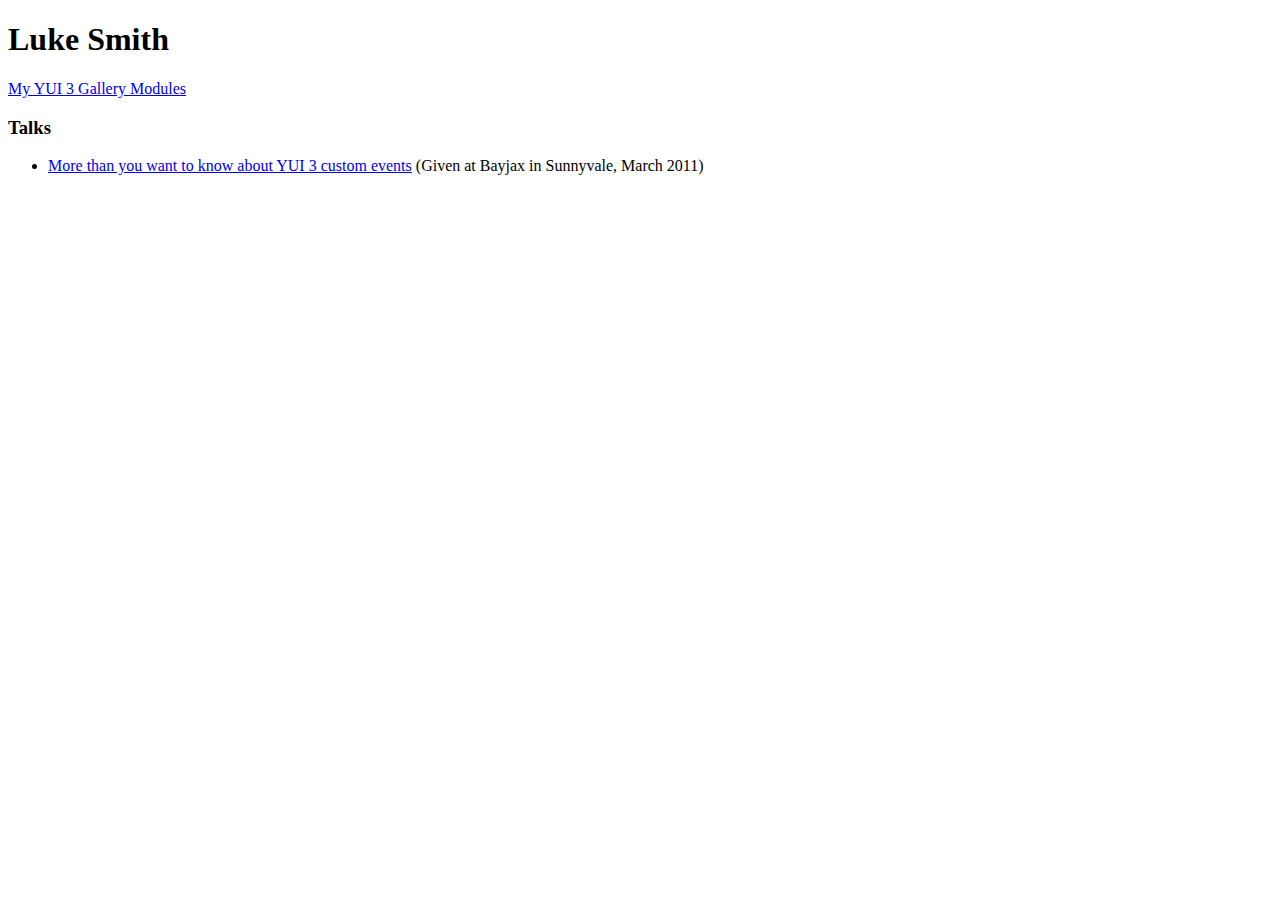
<file: index.html>
<!doctype html>
<html lang="en" dir="ltr">
<head>
    <title>Luke Smith</title>
    <meta charset="utf-8">
    <link rel="icon" type="image/x-icon" href="./favicon.ico">
</head>
<body>
<h1>Luke Smith</h1>

<a href="http://lsmith.github.com/yui3-gallery/">My YUI 3 Gallery Modules</a>

<h3>Talks</h3>
<ul>
    <li><a href="yui3-custom-events/presentation.html">More than you want to know about YUI 3 custom events</a> (Given at Bayjax in Sunnyvale, March 2011)</li>
<ul>
</body>
</html>
</file>
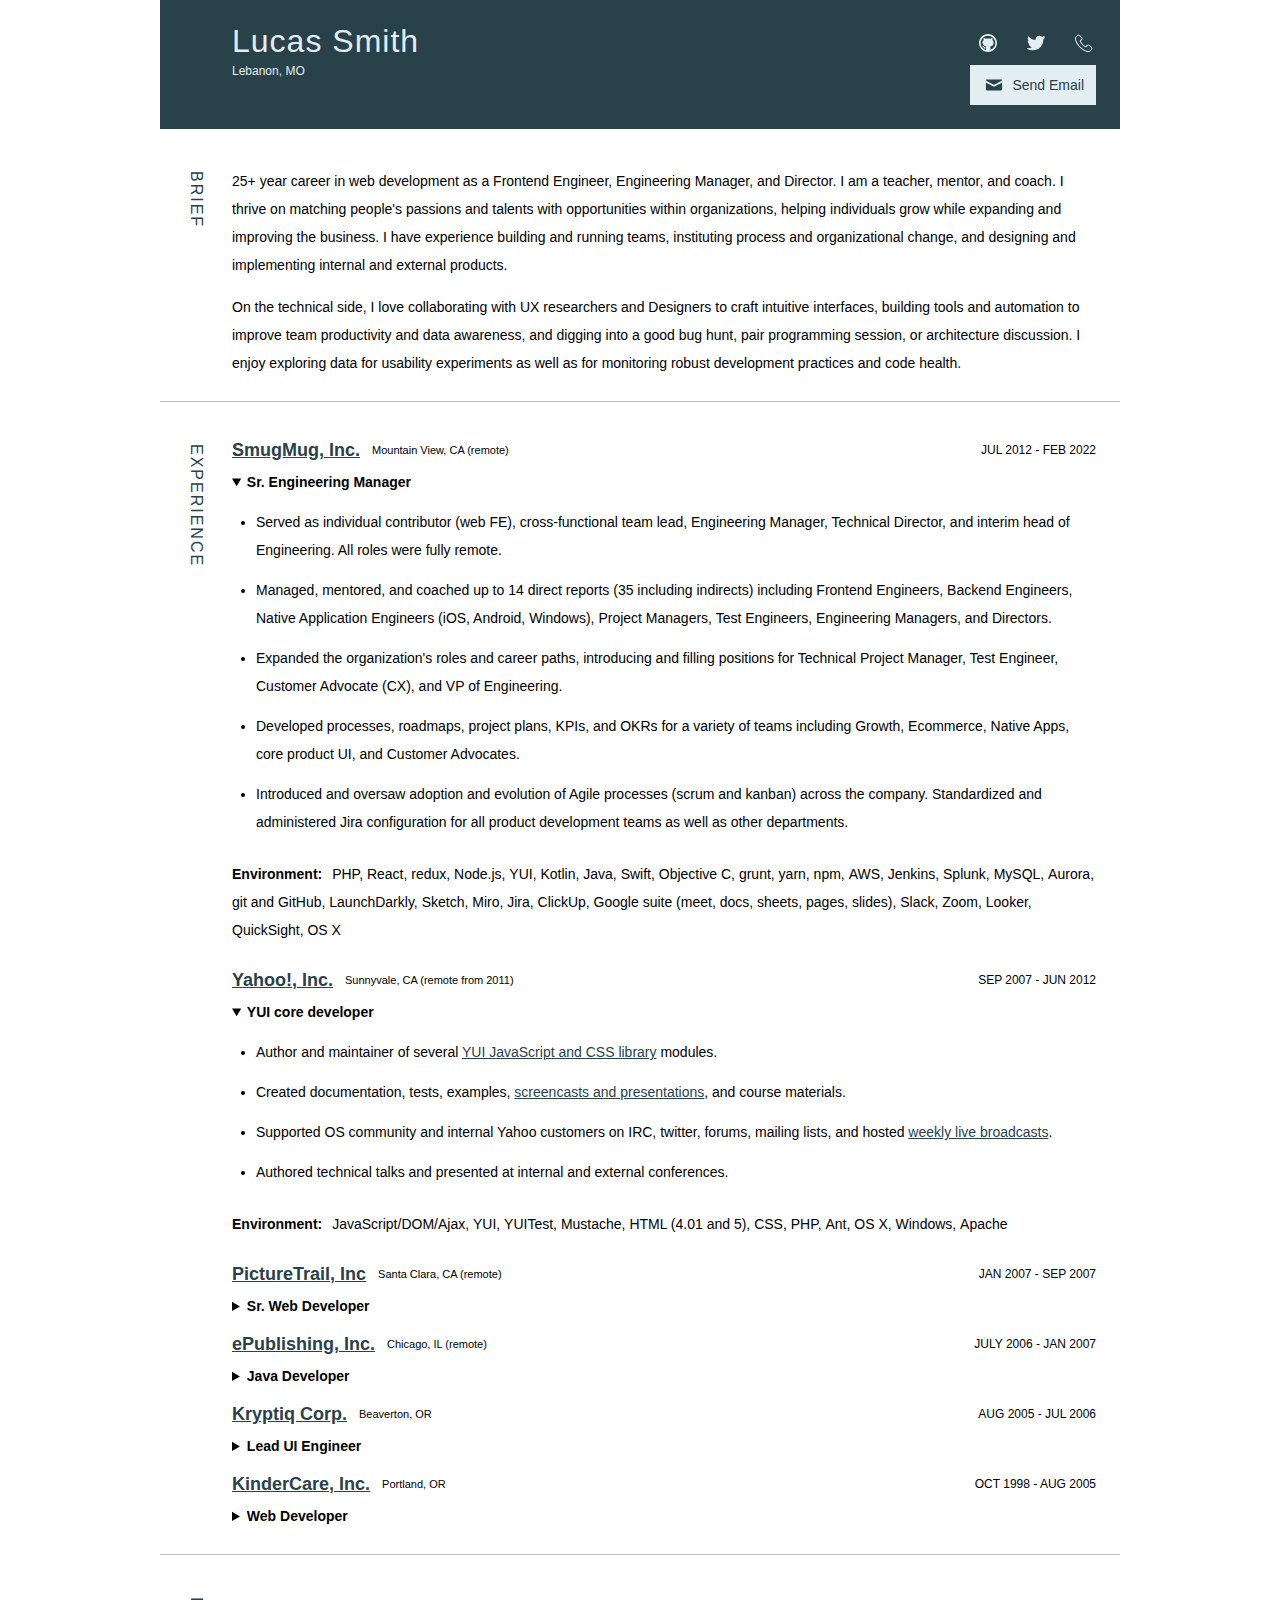
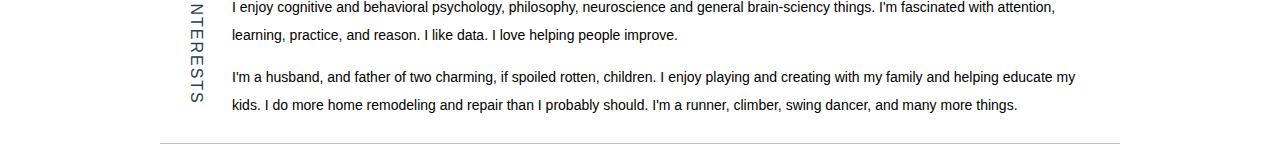
<file: resume/index.html>
<!doctype html>
<html lang="en" dir="ltr">
<head>
    <meta charset="utf-8">
    <meta name="author" content="Lucas Smith">
    <meta name="description" content="Resume of Lucas Smith">
    <meta name="viewport" content="width=device-width, initial-scale=1.0">

    <title>Lucas Smith</title>

    <link rel="icon" type="image/x-icon" href="/favicon.ico">
    <link rel="stylesheet" type="text/css" media="screen" href="css/screen.css">
    <link rel="stylesheet" type="text/css" media="print" href="css/print.css">
</head>
<body lang="en">
    <header class="vcard">
        <h1 class="fn">Lucas Smith</h1>

        <address>Lebanon, MO</address>

        <a class="github" href="https://github.com/lsmith" aria-label="GitHub">
            <svg aria-hidden>
                <use xlink:href="#icon-github" />
            </svg>
        </a>
        <a class="twitter" href="https://twitter.com/ls_n" aria-label="Twitter ls_n">
            <svg aria-hidden>
                <use xlink:href="#icon-twitter" />
            </svg>
        </a>
        <a class="tel" href="callto://+15035029520" aria-label="Phone">
            <svg aria-hidden>
                <use xlink:href="#icon-phone" />
            </svg>
        </a>

        <a class="email" href="mailto:resume@lucassmith.name" aria-label="Send Email">
            <svg aria-hidden>
                <use xlink:href="#icon-mail" />
            </svg>
        </a>
    </header>

    <main>
        <section id="brief">
            <h2>Brief</h2>

            <p>
              25+ year career in web development as a Frontend Engineer,
              Engineering Manager, and Director. I am a teacher, mentor,
              and coach. I thrive on matching people's passions and talents
              with opportunities within organizations, helping individuals
              grow while expanding and improving the business. I have
              experience building and running teams, instituting process and
              organizational change, and designing and implementing internal and
              external products.
            </p>

            <p>
              On the technical side, I love collaborating with UX researchers
              and Designers to craft intuitive interfaces, building tools and
              automation to improve team productivity and data awareness, and
              digging into a good bug hunt, pair programming session, or
              architecture discussion. I enjoy exploring data for usability
              experiments as well as for monitoring robust development practices
              and code health.
            </p>
        </section>

        <section id="experience">
            <h2>Experience</h2>

            <ol>
                <li>
                    <h3><a href="http://smugmug.com">SmugMug, Inc.</a></h3>

                    <address>Mountain View, CA (remote)</address>
                    <p class="duration"><time datetime="2012-07">Jul 2012</time> - <time datetime="2022-02">Feb 2022</time></p>

                    <details open>
                        <summary>Sr. Engineering Manager</summary>

                        <ul>
                            <li>
                                Served as individual contributor (web FE), cross-functional
                                team lead, Engineering Manager, Technical Director, and interim
                                head of Engineering. All roles were fully remote.
                            </li>
                            <li>
                                Managed, mentored, and coached up to 14 direct
                                reports (35 including indirects) including Frontend
                                Engineers, Backend Engineers, Native Application
                                Engineers (iOS, Android, Windows), Project
                                Managers, Test Engineers, Engineering Managers,
                                and Directors.
                            </li>
                            <li>
                                Expanded the organization's roles and career paths,
                                introducing and filling positions for Technical Project
                                Manager, Test Engineer, Customer Advocate (CX), and
                                VP of Engineering.
                            </li>
                            <li>
                                Developed processes, roadmaps, project plans,
                                KPIs, and OKRs for a variety of teams including Growth,
                                Ecommerce, Native Apps, core product UI, and Customer
                                Advocates.
                            </li>
                            <li>
                                Introduced and oversaw adoption and evolution of
                                Agile processes (scrum and kanban) across the company.
                                Standardized and administered Jira configuration for
                                all product development teams as well as other departments.
                            </li>
                        </ul>

                        <!--h5>Sr. Engineering Manager</h5>
                        <p class="duration"><time datetime="2019-06">Jun 2019</time> - present</p>

                        <ul>
                            <li>
                                Managed and led in turn a core product team,
                                a growth team, and a native apps team.
                            </li>
                            <li>
                                Created a new Customer Advocate role on
                                product development teams. These embedded
                                support specialists help manage and prioritize
                                the team's bug and feature request backlogs and
                                represent customers in design and planning
                                discussions.
                            </li>
                            <li>
                                Drafted roadmaps for technology, people, process
                                improvements, and product initiatives
                            </li>
                            <li>
                                Collaborated with Product and Engineering partners
                                to draft business and operational OKRs and KPIs for
                                multiple teams
                            </li>
                            <li>
                                Helped define standard IC leveling guides for all
                                of Engineering
                            </li>
                        </ul>

                        <h5>Technical Director, Team Lead</h5>
                        <p class="duration"><time datetime="2018-11">Nov 2018</time> - <time datetime="2019-06">Jun 2019</time></p>

                        <ul>
                            <li>Led cross-functional product team of 7</li>
                            <li>Ran Agile sprint ceremonies (demos, retros, grooming, planning)</li>
                            <li>Did hands on product development with React, redux, YUI, CSS/Less</li>
                            <li>Led automated testing guild</li>
                            <li>Coached and trained QA manual testers in automated black box testing with nightwatch.js</li>
                            <li>Authored and review technical briefs and pull requests</li>
                            <li>Developed and iterated Engineering processes</li>
                            <li>Interviewed candidates for various engineering roles</li>
                        </ul>

                        <h5>Engineering Director, Technical Director, Engineering Process Manager</h5>
                        <p class="duration"><time datetime="2017-01">Jan 2017</time> - <time datetime="2018-11">Nov 2018</time></p>

                        <ul>
                            <li>Oversaw adoption and refinements of Agile and scrum processes on 4 teams</li>
                            <li>Managed, coached, and mentored 9 direct reports across multiple teams</li>
                            <li>Handled hiring and onboarding for several positions</li>
                            <li>Formalized private bug bounty policy using HackerOne</li>
                            <li>Authored engineering policies and process documentation</li>
                            <li>Created Interfaces for GDPR compliance processes in React and redux</li>
                        </ul>

                        <h5>Director of Engineering, interim</h5>
                        <p class="duration"><time datetime="2016-05">May 2016</time> - <time datetime="2017-01">Jan 2017</time></p>

                        <ul>
                            <li>Operated as head of Engineering, reporting to CEO</li>
                            <li>Managed 14 direct reports, including developers, managers, directors, and others</li>
                            <li>Managed salaries, bonuses, and budgets</li>
                            <li>Handled hiring, termination, and onboarding for various roles</li>
                            <li>Opened and filled first Project Manager position at the company</li>
                            <li>Opened and filled first Automation Test Engineer position</li>
                            <li>Opened and filled first VP of Engineering position (who would be my boss)</li>
                            <li>Introduced Agile and scrum processes to leads, implemented on 1 team</li>
                            <li>Coordinated creation of an internal site for API docs, style guides, "All About X", and process documentation</li>
                            <li>Enabled and supported tech debt cleanup initiative that resulted in over 200k lines of deprecated code removed</li>
                            <li>Coached, advised, and supported team leads, guild leaders, and individual contributors</li>
                            <li>Created an Engineering on-call rotation for live urgent issues</li>
                        </ul>

                        <h5>Engineering Manager - Web Frontend</h5>
                        <p class="duration"><time datetime="2016-02">Feb 2016</time> - <time datetime="2016-05">May 2016</time></p>

                        <ul>
                            <li>Managed, coached, supported 10 developers across multiple teams</li>
                            <li>Managed salaries, bonuses, training budget, team staffing</li>
                            <li>Identified and developed individuals' talents, and coordinated collaboration and knowledge sharing across all frontenders</li>
                            <li>Contributed, albeit limited, in product and frontend infrastructure development</li>
                            <li>Led the Frontend (Web) guild</li>
                            <li>Handled hiring and onboarding for Frontend and Marketing web developer positions</li>
                            <li>Introduced regular pair programming and automated test authoring into the development culture</li>
                        </ul>

                        <h5>Sorcerer (Sr. Web Developer)</h5>
                        <p class="duration"><time datetime="2012-07">Jul 2012</time> - <time datetime="2016-02">Feb 2016</time></p>

                        <ul>
                            <li>Improved core YUI and homegrown JS infrastructure</li>
                            <li>Continued as core committer and community liaison for YUI</li>
                            <li>Authored and presented technical talks internally and at YUI Conf</li>
                            <li>Mentored junior frontend developers</li>
                            <li>Improved accessibility and unit test coverage for several core components</li>
                            <li>Created flexible, testable XHR/ajax abstraction layer</li>
                            <li>Created JS wrapper for new GraphQL-like API</li>
                            <li>Created new Add to Cart interface in React</li>
                        </ul-->

                        <h4>Environment</h4>
                        <ul class="inline">
                            <li>PHP</li>
                            <li>React</li>
                            <li>redux</li>
                            <li>Node.js</li>
                            <li>YUI</li>
                            <li>Kotlin</li>
                            <li>Java</li>
                            <li>Swift</li>
                            <li>Objective C</li>
                            <li>grunt</li>
                            <li>yarn</li>
                            <li>npm</li>
                            <li>AWS</li>
                            <li>Jenkins</li>
                            <li>Splunk</li>
                            <li>MySQL</li>
                            <li>Aurora</li>
                            <li>git and GitHub</li>
                            <li>LaunchDarkly</li>
                            <li>Sketch</li>
                            <li>Miro</li>
                            <li>Jira</li>
                            <li>ClickUp</li>
                            <li>Google suite (meet, docs, sheets, pages, slides)</li>
                            <li>Slack</li>
                            <li>Zoom</li>
                            <li>Looker</li>
                            <li>QuickSight</li>
                            <li>OS X</li>
                        </ul>
                    </details>
                </li>

                <li>
                    <h3><a href="http://yahoo.com">Yahoo!, Inc.</a></h3>

                    <address>Sunnyvale, CA (remote from 2011)</address>
                    <p class="duration"><time datetime="2007-09">Sep 2007</time> - <time datetime="2012-07">Jun 2012</time></p>

                    <details open>
                        <summary>YUI core developer</summary>

                        <ul>
                            <li>
                                Author and maintainer of several
                                <a href="https://yuilibrary.com">YUI JavaScript and CSS library</a>
                                modules.
                            </li>
                            <li>
                                Created documentation, tests, examples,
                                <a href="https://www.youtube.com/user/yuilibrary/playlists">screencasts and presentations</a>,
                                and course materials.
                            </li>
                            <li>
                                Supported OS community and internal Yahoo customers
                                on IRC, twitter, forums, mailing lists, and hosted
                                <a href="https://www.youtube.com/playlist?list=PL29854C3883AA8170">weekly live broadcasts</a>.
                            </li>
                            <li>
                                Authored technical talks and presented at internal
                                and external conferences.
                            </li>
                        </ul>

                        <!--ul class="accomplishments">
                            <li>You Rock! award Q3 2009 for work done to make YUI 2 <a href="http://en.wikipedia.org/wiki/Caja_(programming_language)">Google Caja</a> compatible</li>
                            <li>Highest rated presentation at YUI Conf both 2009 and 2010</li>
                        </ul-->

                        <h4>Environment</h4>

                        <ul class="inline">
                            <li>JavaScript/DOM/Ajax</li>
                            <li>YUI</li>
                            <li>YUITest</li>
                            <li>Mustache</li>
                            <li>HTML (4.01 and 5)</li>
                            <li>CSS</li>
                            <li>PHP</li>
                            <li>Ant</li>
                            <li>OS X</li>
                            <li>Windows</li>
                            <li>Apache</li>
                        </ul>
                    </details>
                </li>

                <li>
                    <h3><a href="http://www.picturetrail.com">PictureTrail, Inc</a></h3>

                    <address>Santa Clara, CA (remote)</address>
                    <p class="duration"><time datetime="2007-01-01">Jan 2007</time> - <time datetime="2007-09-18">Sep 2007</time></p>
 
                    <details>
                        <summary>Sr. Web Developer</summary>

                        <ul>
                            <li>
                                Designed wireframes and mockups, performed
                                design reviews.
                            </li>
                            <li>
                                Wrote HTML templates, CSS, and JavaScript.
                            </li>
                            <li>
                                Wrote server controller and model code.
                            </li>
                        </ul>

                        <h4>Environment</h4>

                        <ul class="inline">
                            <li>JavaScript</li>
                            <li>YUI</li>
                            <li>XHTML</li>
                            <li>CSS</li>
                            <li>Perl + Catalyst</li>
                            <li>Linux</li>
                            <li>FreeBSD</li>
                            <li>Apache</li>
                            <li>MySQL</li>
                            <li>OS X</li>
                        </ul>
                    </details>
                </li>

                <li>
                    <h3><a href="http://epublishing.com">ePublishing, Inc.</a></h3>

                    <address>Chicago, IL (remote)</address>
                    <p class="duration"><time datetime="2006-07-01">July 2006</time> - <time datetime="2007-01-01">Jan 2007</time></p>

                    <details>
                        <summary>Java Developer</summary>

                        <ul>
                            <li>
                                Wrote Java for contracted client content
                                publishing sites.
                            </li>
                            <li>
                                Hardened some infrastructure code against
                                edge cases and introduced some design
                                patterns.
                            </li>
                        </ul>

                        <h4>Environment</h4>

                        <ul class="inline">
                            <li>Java</li>
                            <li>Perl</li>
                            <li>Linux</li>
                            <li>MySQL</li>
                            <li>OS X</li>
                        </ul>
                    </details>
                </li>

                <li>
                    <h3><a href="http://www.kryptiq.com/">Kryptiq Corp.</a></h3>

                    <address>Beaverton, OR</address>
                    <p class="duration"><time datetime="2005-08-01">Aug 2005</time> - <time datetime="2006-07-01">Jul 2006</time></p>

                    <details>
                        <summary>Lead UI Engineer</summary>

                        <ul>
                            <li>
                                Wrote some Java but mostly JavaScript, HTML,
                                and CSS for IE-based CMS.
                            </li>
                            <li>
                                Championed and initiated transition from
                                &lt;table&gt;-based layout to semantic
                                markup.
                            </li>
                            <li>
                                Introduced Design Up Front process.
                            </li>
                        </ul>

                        <h4>Environment</h4>

                        <ul class="inline">
                            <li>HTML</li>
                            <li>CSS</li>
                            <li>JavaScript/Ajax</li>
                            <li>XSLT</li>
                            <li>Java</li>
                            <li>Windows</li>
                            <li>IIS</li>
                            <li>Tomcat</li>
                            <li>MySQL</li>
                            <li>MS SQL Server</li>
                        </ul>
                    </details>
                </li>

                <li>
                    <h3><a href="http://www.knowledgelearning.com/">KinderCare, Inc.</a></h3>

                    <address>Portland, OR</address>
                    <p class="duration"><time datetime="1998-10-01">Oct 1998</time> - <time datetime="2005-08-01">Aug 2005</time></p>

                    <details>
                        <summary>Web Developer</summary>

                        <ul>
                            <li>
                                Full stack intranet application development,
                                including UI design, markup, JavaScript, PHP
                                and Perl, and database schema design.
                            </li>
                            <li>
                                Maintained Lawson account management system in COBOL.
                            </li>
                        </ul>

                        <h4>Environment</h4>

                        <ul class="inline">
                            <li>Perl</li>
                            <li>PHP</li>
                            <li>COBOL</li>
                            <li>VBA in Excel</li>
                            <li>HTML and XHTML</li>
                            <li>JavaScript</li>
                            <li>CSS (during its infancy)</li>
                            <li>Shell scripting</li>
                            <li>Sun Solaris</li>
                            <li>Linux</li>
                            <li>Windows</li>
                            <li>Netscape 4.7</li>
                            <li>Apache (+mod_perl)</li>
                            <li>Tomcat</li>
                            <li>MySQL</li>
                            <li>MS SQL Server</li>
                            <li>Oracle</li>
                            <li>Postgres</li>
                            <li>Informix</li>
                        </ul>
                    </details>
                </li>
            </ol>
        </section>
                
        <section id="interests">
            <h2>Interests</h2>

            <p>
                I enjoy cognitive and behavioral psychology, philosophy,
                neuroscience and general brain-sciency things. I'm fascinated
                with attention, learning, practice, and reason. I like data.
                I love helping people improve.
            </p>
            <p>
                I'm a husband, and father of two charming, if spoiled rotten,
                children. I enjoy playing and creating with my family and
                helping educate my kids. I do more home remodeling and repair
                than I probably should. I'm a runner, climber, swing dancer,
                and many more things.
            </p>
        </section>
    </main>

    <svg aria-hidden="true" style="position: absolute; width: 0; height: 0;" version="1.1" xmlns="http://www.w3.org/2000/svg" xmlns:xlink="http://www.w3.org/1999/xlink">
        <defs>
            <symbol id="icon-github" width="100%" height="100%" viewBox="0 0 291.32 291.32">
                <title>GitHub</title>
                <path d="M145.66,0C65.219,0,0,65.219,0,145.66c0,80.45,65.219,145.66,145.66,145.66
                    s145.66-65.21,145.66-145.66C291.319,65.219,226.1,0,145.66,0z M186.462,256.625c-0.838-11.398-1.775-25.518-1.83-31.235
                    c-0.364-4.388-0.838-15.549-11.434-22.677c42.068-3.523,62.087-26.774,63.526-57.499c1.202-17.497-5.754-32.883-18.107-45.3
                    c0.628-13.282-0.401-29.023-1.256-35.941c-9.486-2.731-31.608,8.949-37.79,13.947c-13.037-5.062-44.945-6.837-64.336,0
                    c-13.747-9.668-29.396-15.64-37.926-13.974c-7.875,17.452-2.813,33.948-1.275,35.914c-10.142,9.268-24.289,20.675-20.447,44.572
                    c6.163,35.04,30.816,53.94,70.508,58.564c-8.466,1.73-9.896,8.048-10.606,10.788c-26.656,10.997-34.275-6.791-37.644-11.425
                    c-11.188-13.847-21.23-9.832-21.849-9.614c-0.601,0.218-1.056,1.092-0.992,1.511c0.564,2.986,6.655,6.018,6.955,6.263
                    c8.257,6.154,11.316,17.27,13.2,20.438c11.844,19.473,39.374,11.398,39.638,11.562c0.018,1.702-0.191,16.032-0.355,27.184
                    C64.245,245.992,27.311,200.2,27.311,145.66c0-65.365,52.984-118.348,118.348-118.348S264.008,80.295,264.008,145.66
                    C264.008,196.668,231.69,239.992,186.462,256.625z"/>
            </symbol>
            <symbol id="icon-twitter" width="100%" height="100%" viewBox="0 0 310 310">
                <title>Twitter</title>
                <path d="M302.973,57.388c-4.87,2.16-9.877,3.983-14.993,5.463c6.057-6.85,10.675-14.91,13.494-23.73
                    c0.632-1.977-0.023-4.141-1.648-5.434c-1.623-1.294-3.878-1.449-5.665-0.39c-10.865,6.444-22.587,11.075-34.878,13.783
                    c-12.381-12.098-29.197-18.983-46.581-18.983c-36.695,0-66.549,29.853-66.549,66.547c0,2.89,0.183,5.764,0.545,8.598
                    C101.163,99.244,58.83,76.863,29.76,41.204c-1.036-1.271-2.632-1.956-4.266-1.825c-1.635,0.128-3.104,1.05-3.93,2.467
                    c-5.896,10.117-9.013,21.688-9.013,33.461c0,16.035,5.725,31.249,15.838,43.137c-3.075-1.065-6.059-2.396-8.907-3.977
                    c-1.529-0.851-3.395-0.838-4.914,0.033c-1.52,0.871-2.473,2.473-2.513,4.224c-0.007,0.295-0.007,0.59-0.007,0.889
                    c0,23.935,12.882,45.484,32.577,57.229c-1.692-0.169-3.383-0.414-5.063-0.735c-1.732-0.331-3.513,0.276-4.681,1.597
                    c-1.17,1.32-1.557,3.16-1.018,4.84c7.29,22.76,26.059,39.501,48.749,44.605c-18.819,11.787-40.34,17.961-62.932,17.961
                    c-4.714,0-9.455-0.277-14.095-0.826c-2.305-0.274-4.509,1.087-5.294,3.279c-0.785,2.193,0.047,4.638,2.008,5.895
                    c29.023,18.609,62.582,28.445,97.047,28.445c67.754,0,110.139-31.95,133.764-58.753c29.46-33.421,46.356-77.658,46.356-121.367
                    c0-1.826-0.028-3.67-0.084-5.508c11.623-8.757,21.63-19.355,29.773-31.536c1.237-1.85,1.103-4.295-0.33-5.998
                    C307.394,57.037,305.009,56.486,302.973,57.388z"/>
            </symbol>
            <symbol id="icon-phone" width="100%" height="100%" viewBox="0 0 492.4 492.4">
                <title>Phone</title>
                <path d="M365.717,492.4c24.6,0,44.4-8.5,60.5-26c0.1-0.1,0.3-0.3,0.4-0.4c5.7-6.9,12.2-13.1,19-19.7c4.6-4.5,9.4-9.1,13.9-13.8
                    c21.1-22,21-49.9-0.2-71.2l-59.3-59.3c-10.1-10.5-22.2-16.1-34.9-16.1c-12.7,0-24.8,5.5-35.2,15.9l-35.3,35.3
                    c-3.2-1.9-6.5-3.5-9.7-5.1c-3.9-2-7.6-3.8-10.9-5.9c-32.2-20.4-61.4-47.1-89.3-81.4c-14.1-17.8-23.5-32.8-30.1-48.1
                    c9.2-8.4,17.9-17.1,26.2-25.6c3-3.1,6-6.1,9.1-9.2c10.7-10.7,16.4-23.1,16.4-35.7s-5.7-24.9-16.4-35.7l-29.4-29.4
                    c-3.4-3.4-6.8-6.8-10.1-10.2c-6.5-6.7-13.3-13.6-20-19.8c-10.1-10.1-22.1-15.4-34.7-15.4s-24.7,5.3-35.2,15.4l-37,36.9
                    c-13.4,13.4-21,29.8-22.7,48.7c-1.9,23.6,2.4,48.7,13.7,79.1c17.3,46.9,43.4,90.4,82.1,136.9c47,56.2,103.6,100.5,168.2,131.7
                    c24.6,11.7,57.5,25.4,94.1,27.8C361.217,492.3,363.517,492.4,365.717,492.4z M115.417,316.9c-36.8-44.3-61.6-85.6-77.9-129.8
                    c-10.1-27.2-13.9-48.4-12.3-68.5c1.1-13.1,6.2-24.1,15.6-33.4l36.7-36.7c5.7-5.5,12-8.4,18.1-8.4c6,0,12,2.8,17.7,8.5
                    c6.6,6.2,12.9,12.6,19.5,19.4c3.4,3.5,6.8,7,10.3,10.4l29.4,29.4c6.1,6.1,9.2,12.3,9.2,18.3s-3.1,12.2-9.2,18.3
                    c-3.1,3.1-6.2,6.2-9.2,9.3c-9.1,9.3-17.8,18-27.2,26.5c-0.2,0.2-0.3,0.3-0.5,0.5c-8.2,8.2-7,16.1-5,22.1c0.1,0.3,0.2,0.5,0.3,0.8
                    c7.6,18.3,18.2,35.7,34.6,56.4c29.7,36.5,60.8,64.9,95.2,86.7c4.3,2.7,8.7,5,13.1,7.1c3.9,2,7.6,3.8,10.9,5.9
                    c0.4,0.2,0.7,0.4,1.1,0.6c3.3,1.6,6.4,2.4,9.6,2.4c8,0,13.1-5.1,14.8-6.8l36.9-36.9c5.7-5.7,11.9-8.7,17.9-8.7
                    c7.5,0,13.5,4.6,17.4,8.7l59.5,59.5c11.8,11.8,11.7,24.5-0.3,37c-4.2,4.4-8.5,8.6-13.1,13.1c-6.9,6.7-14.1,13.6-20.6,21.4
                    c-11.3,12.2-24.8,17.9-42.3,17.9c-1.7,0-3.5-0.1-5.2-0.2c-32.4-2.1-62.5-14.7-85-25.5C214.117,412.6,160.217,370.4,115.417,316.9z
                    "/>
            </symbol>
            <symbol id="icon-mail" width="100%" height="100%" viewBox="0 0 20 20">
                <title>Mail</title>
                <path d="M1.574 5.286l7.5 4.03c.252.135.578.198.906.198.328 0 .654-.064.906-.2l7.5-4.028c.49-.263.95-1.286.054-1.286H1.52c-.896 0-.434 1.023.054 1.286zm17.04 2.203c-.556.288-7.388 3.848-7.728 4.026s-.578.2-.906.2-.566-.022-.906-.2-7.133-3.74-7.688-4.028c-.39-.204-.386.035-.386.22V15c0 .42.566 1 1 1h16c.434 0 1-.58 1-1V7.708c0-.184.004-.423-.387-.22z"/>
            </symbol>
        </defs>
    </svg>
    <script>
        // Listen for print events to open all <details> elements.
        // Restore them after printing is done.

        // Live DOM node list
        let detailsEls = document.getElementsByTagName('details');

        const setDetailsOpen = (isOpen = []) => {
            Array.from(detailsEls).forEach((el, i) => {
                if (isOpen[i]) {
                    el.setAttribute('open', 'open');
                } else {
                    el.removeAttribute('open');
                }
            });
        };

        const openAllDetails = () => {
            setDetailsOpen(new Array(detailsEls.length).fill(true));
        };

        if ('onbeforeprint' in window) {
            let openDetails;

            window.addEventListener('beforeprint', () => {
                openDetails = Array.from(detailsEls).map((el) => !!el.open);
                openAllDetails();
            });
            window.addEventListener('afterprint', () => {
                setDetailsOpen(openDetails);
            });
        } else if (window.matchMedia) {
            // Partial workaround for missing print events using media queries.
            // Sadly, non-compliant browsers (just safari at the time of
            // writing) don't offer a polyfill for afterprint, so details are
            // left open.
            let printMediaQuery = window.matchMedia('print');
            printMediaQuery.addListener(({ matches }) => {
                if (matches) {
                    openAllDetails();
                }
            });
        }
    </script>
</body>
</html>
</file>
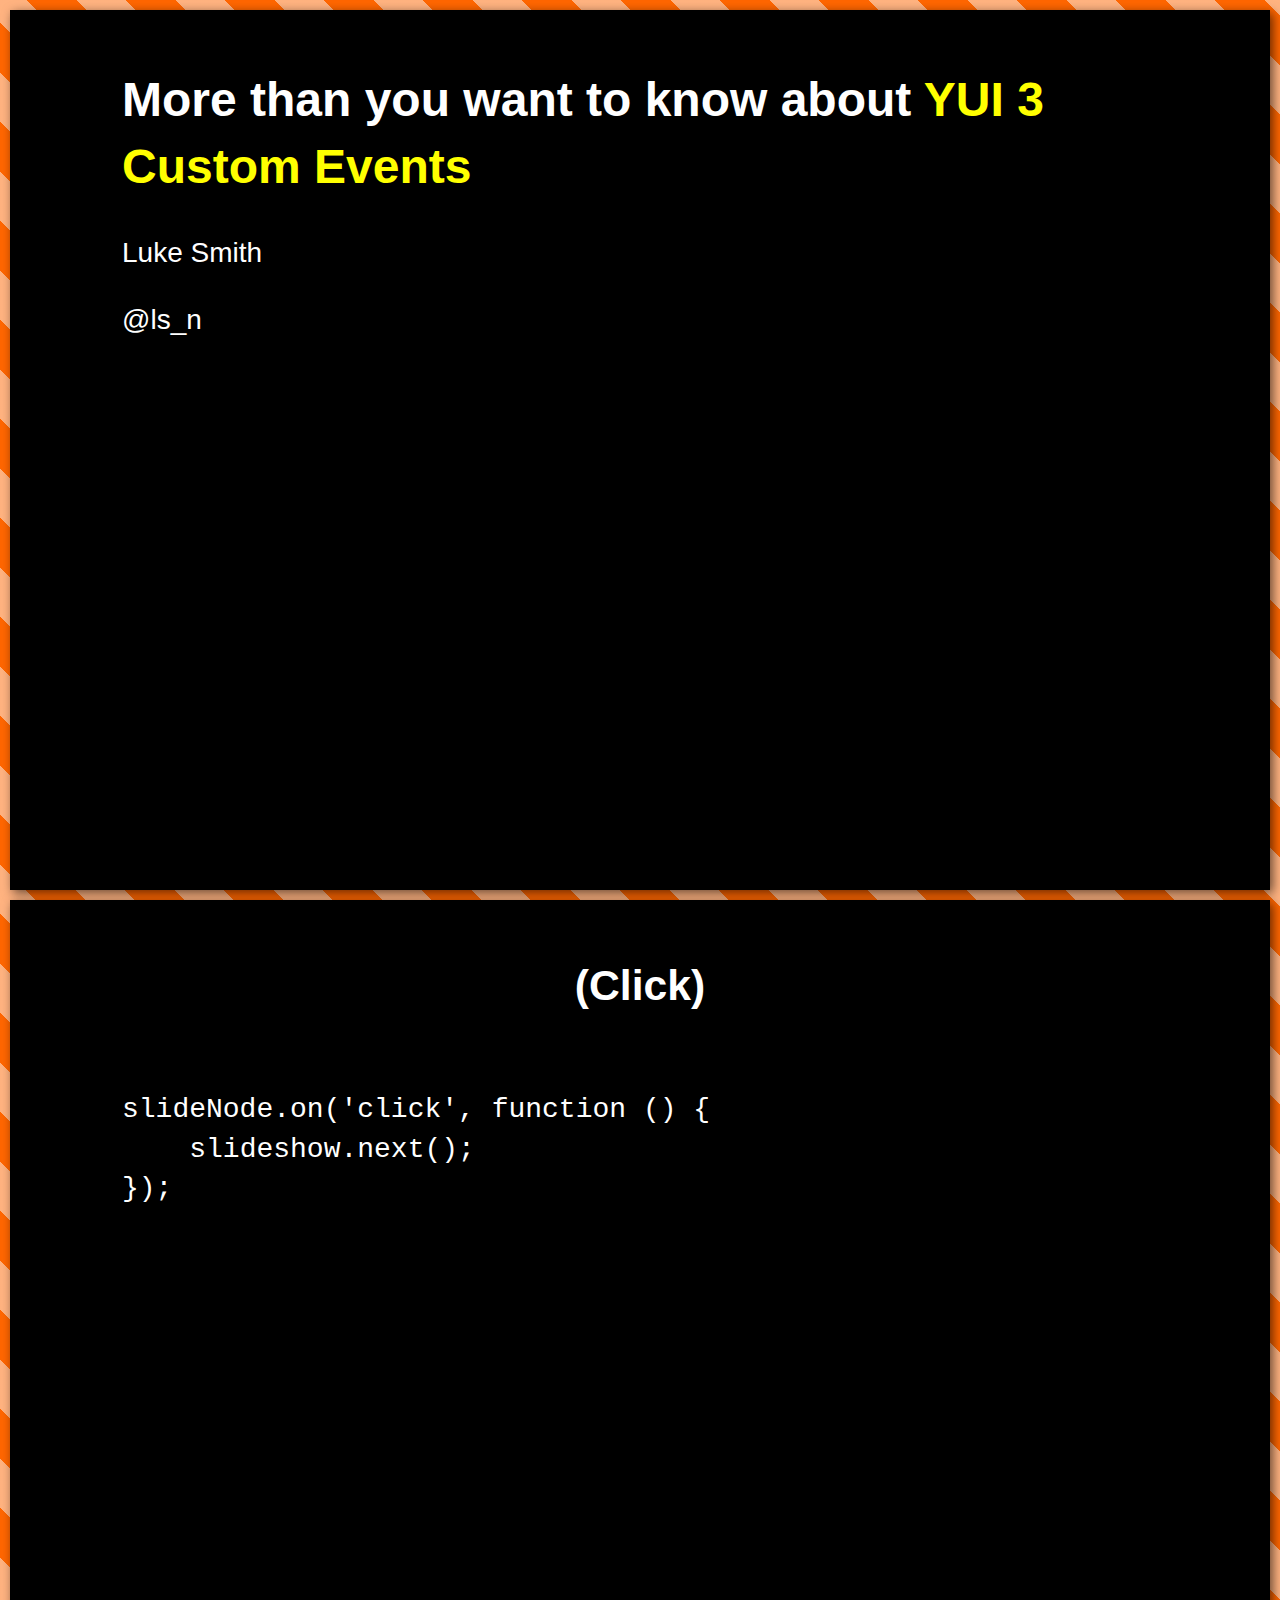
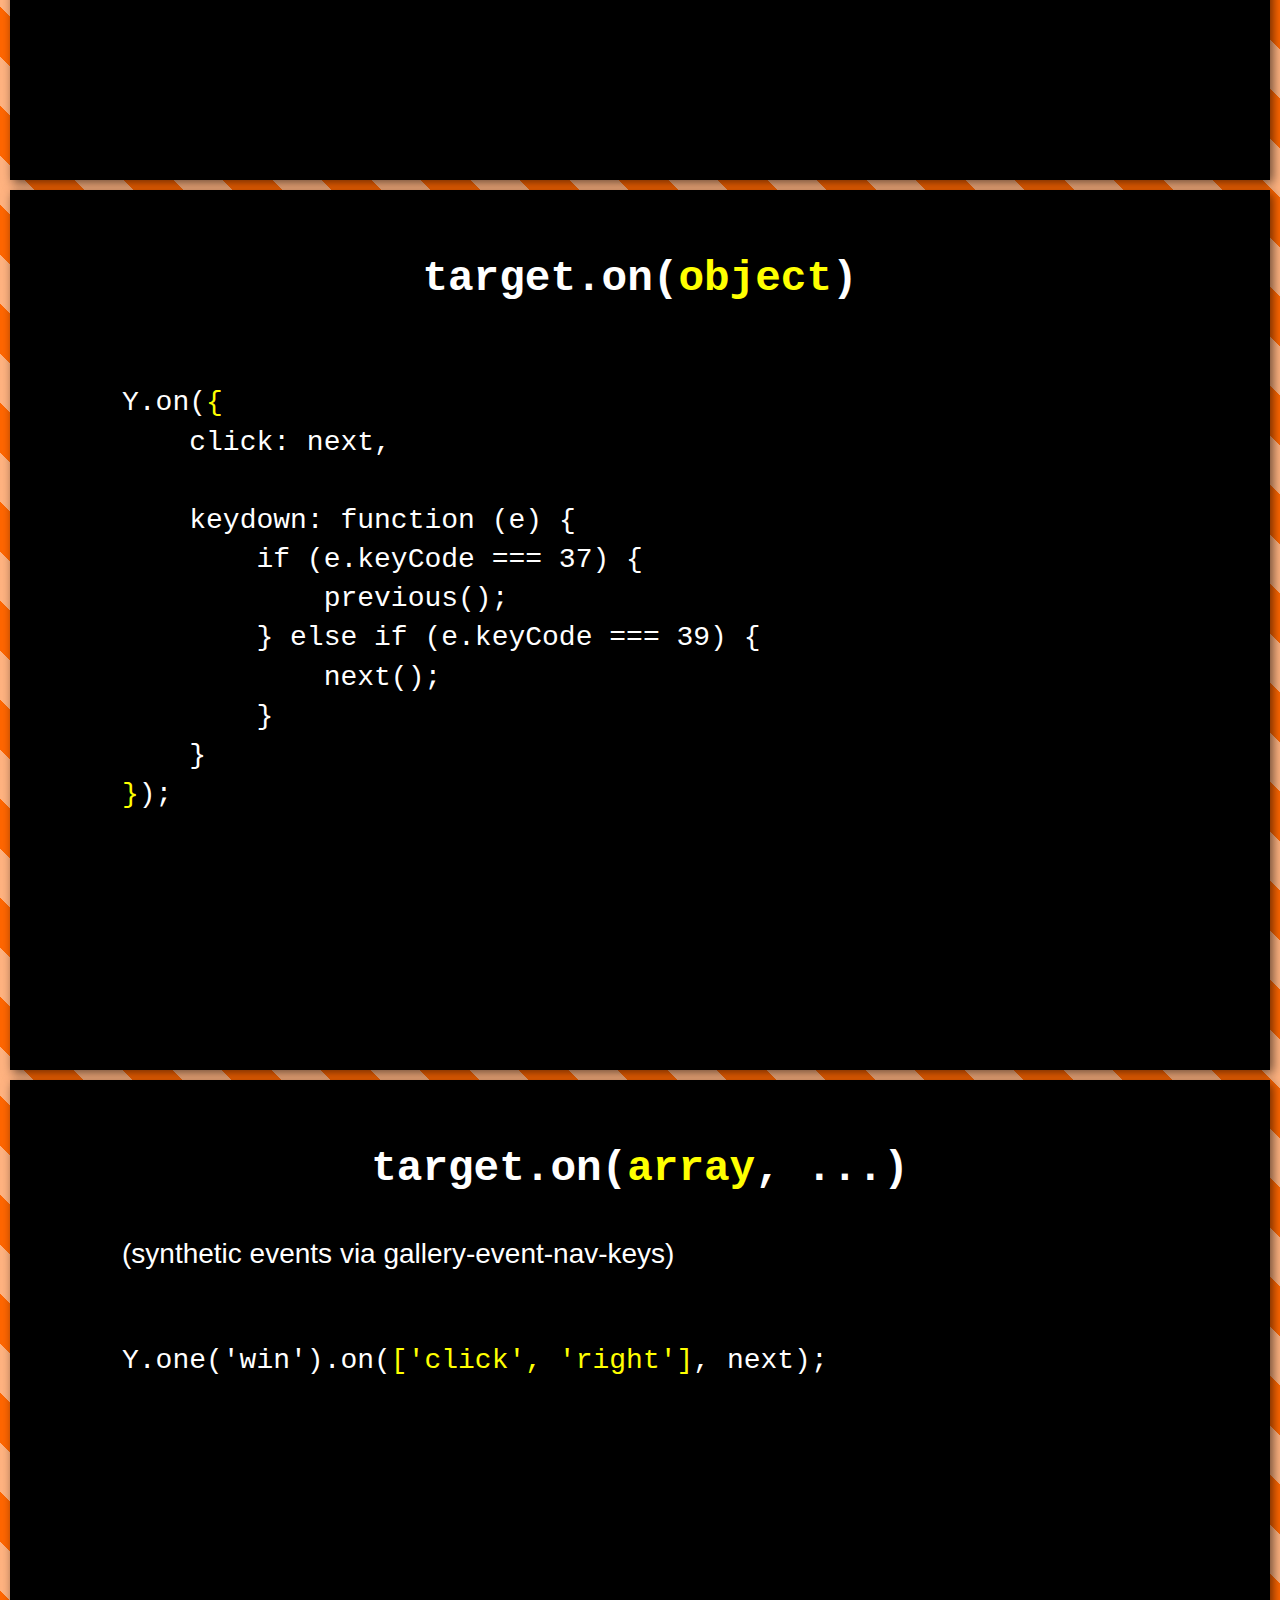
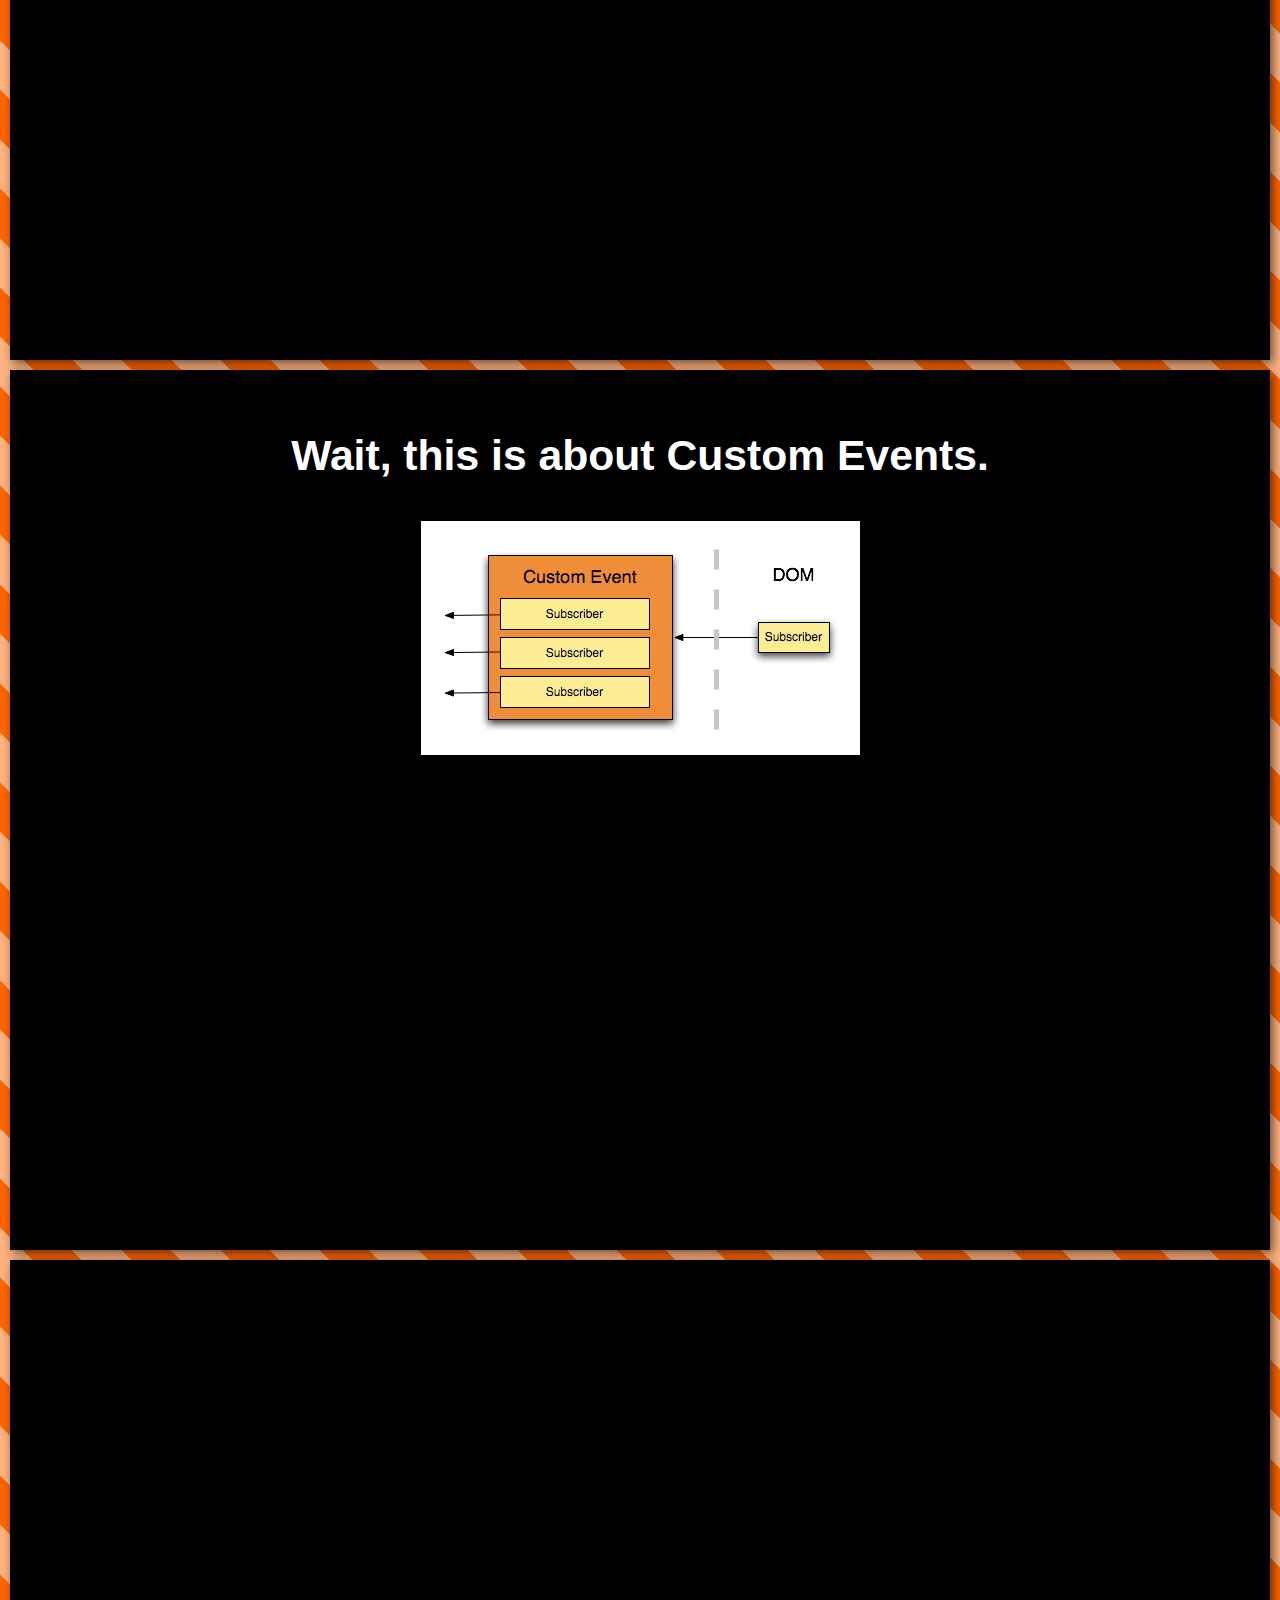
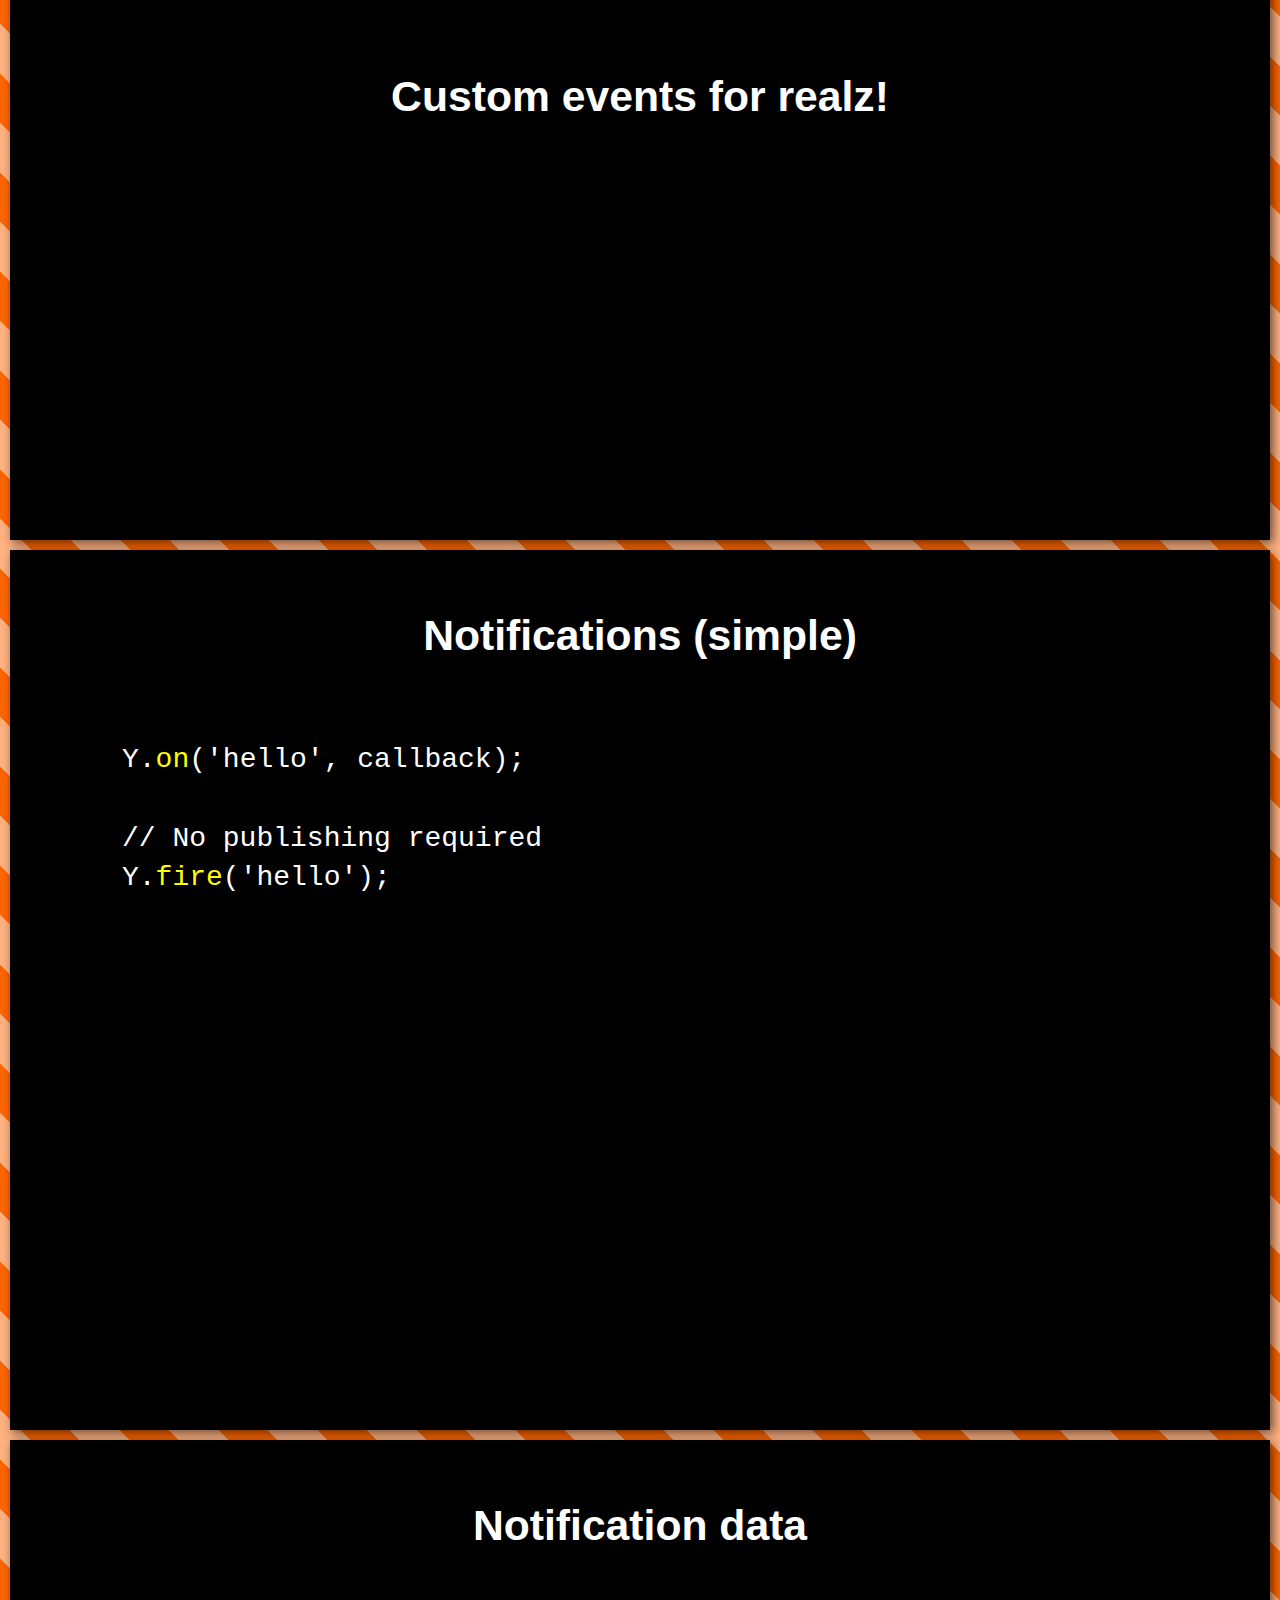
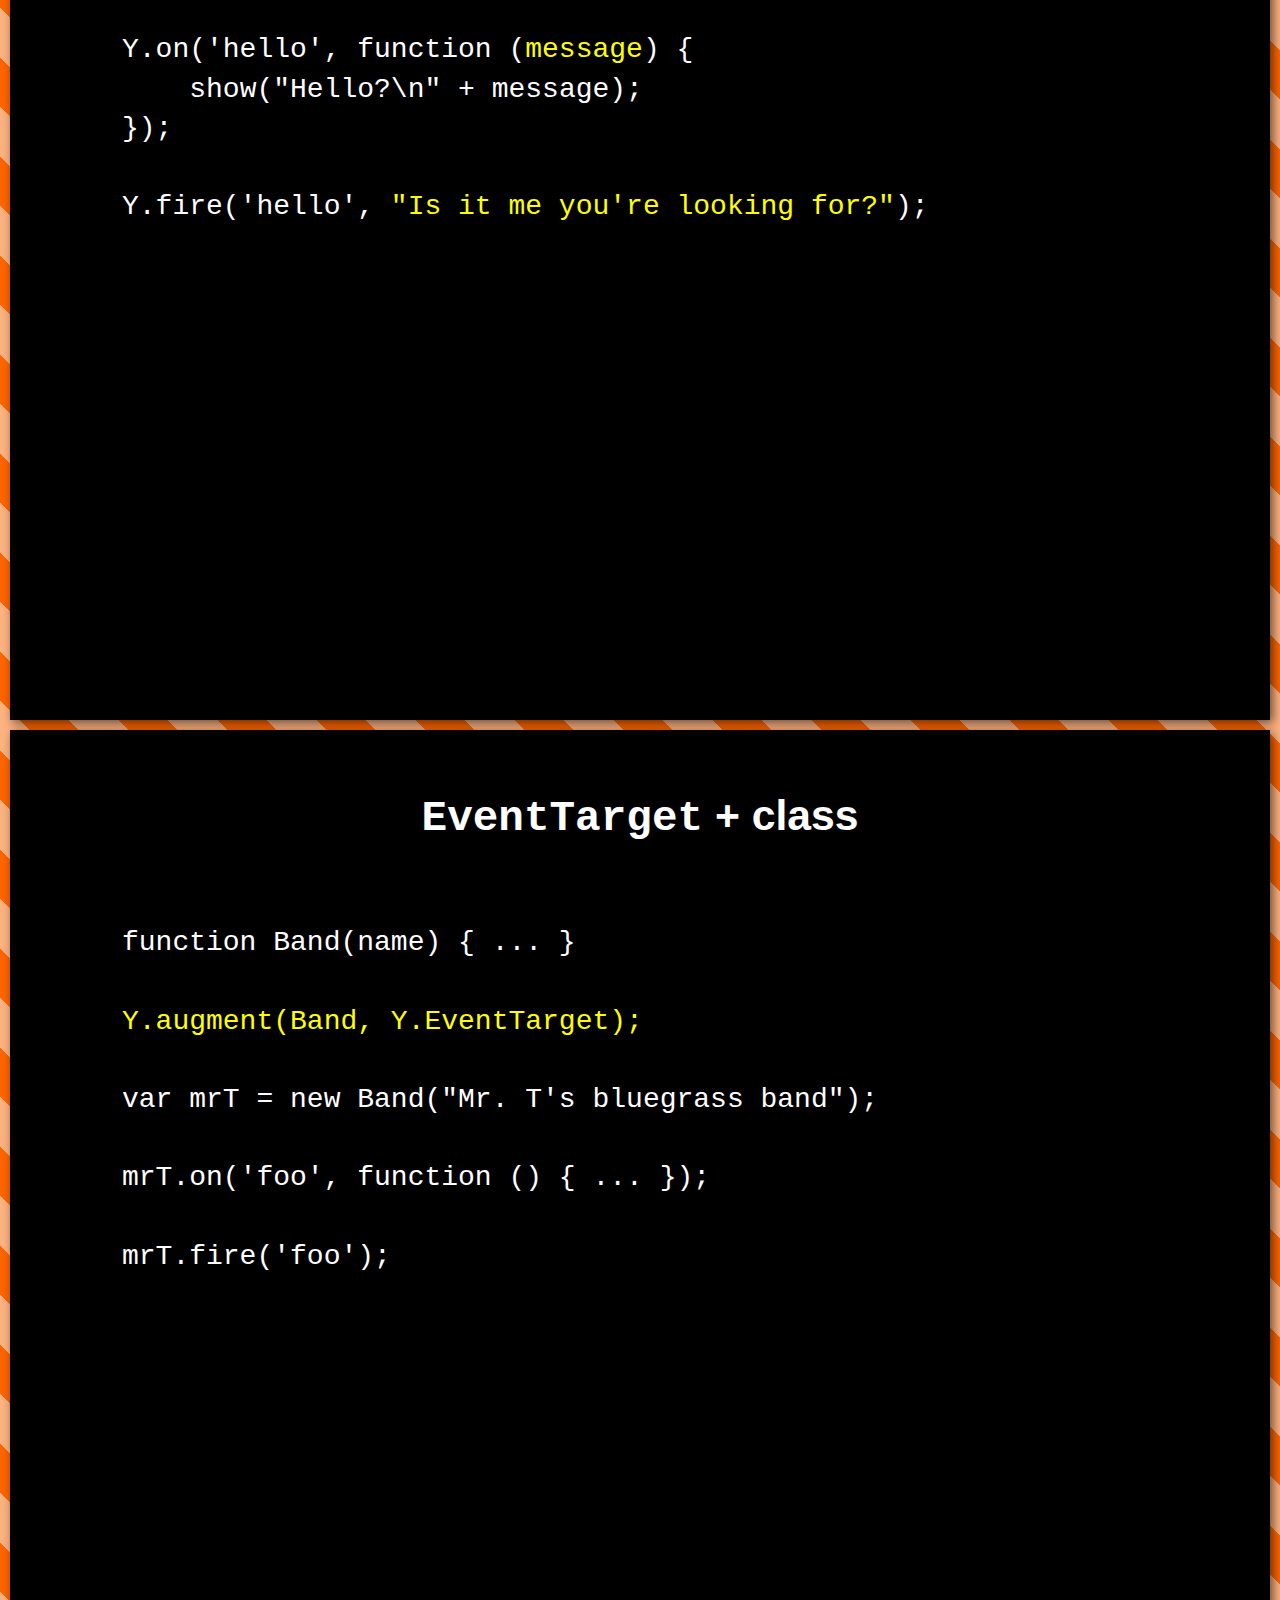
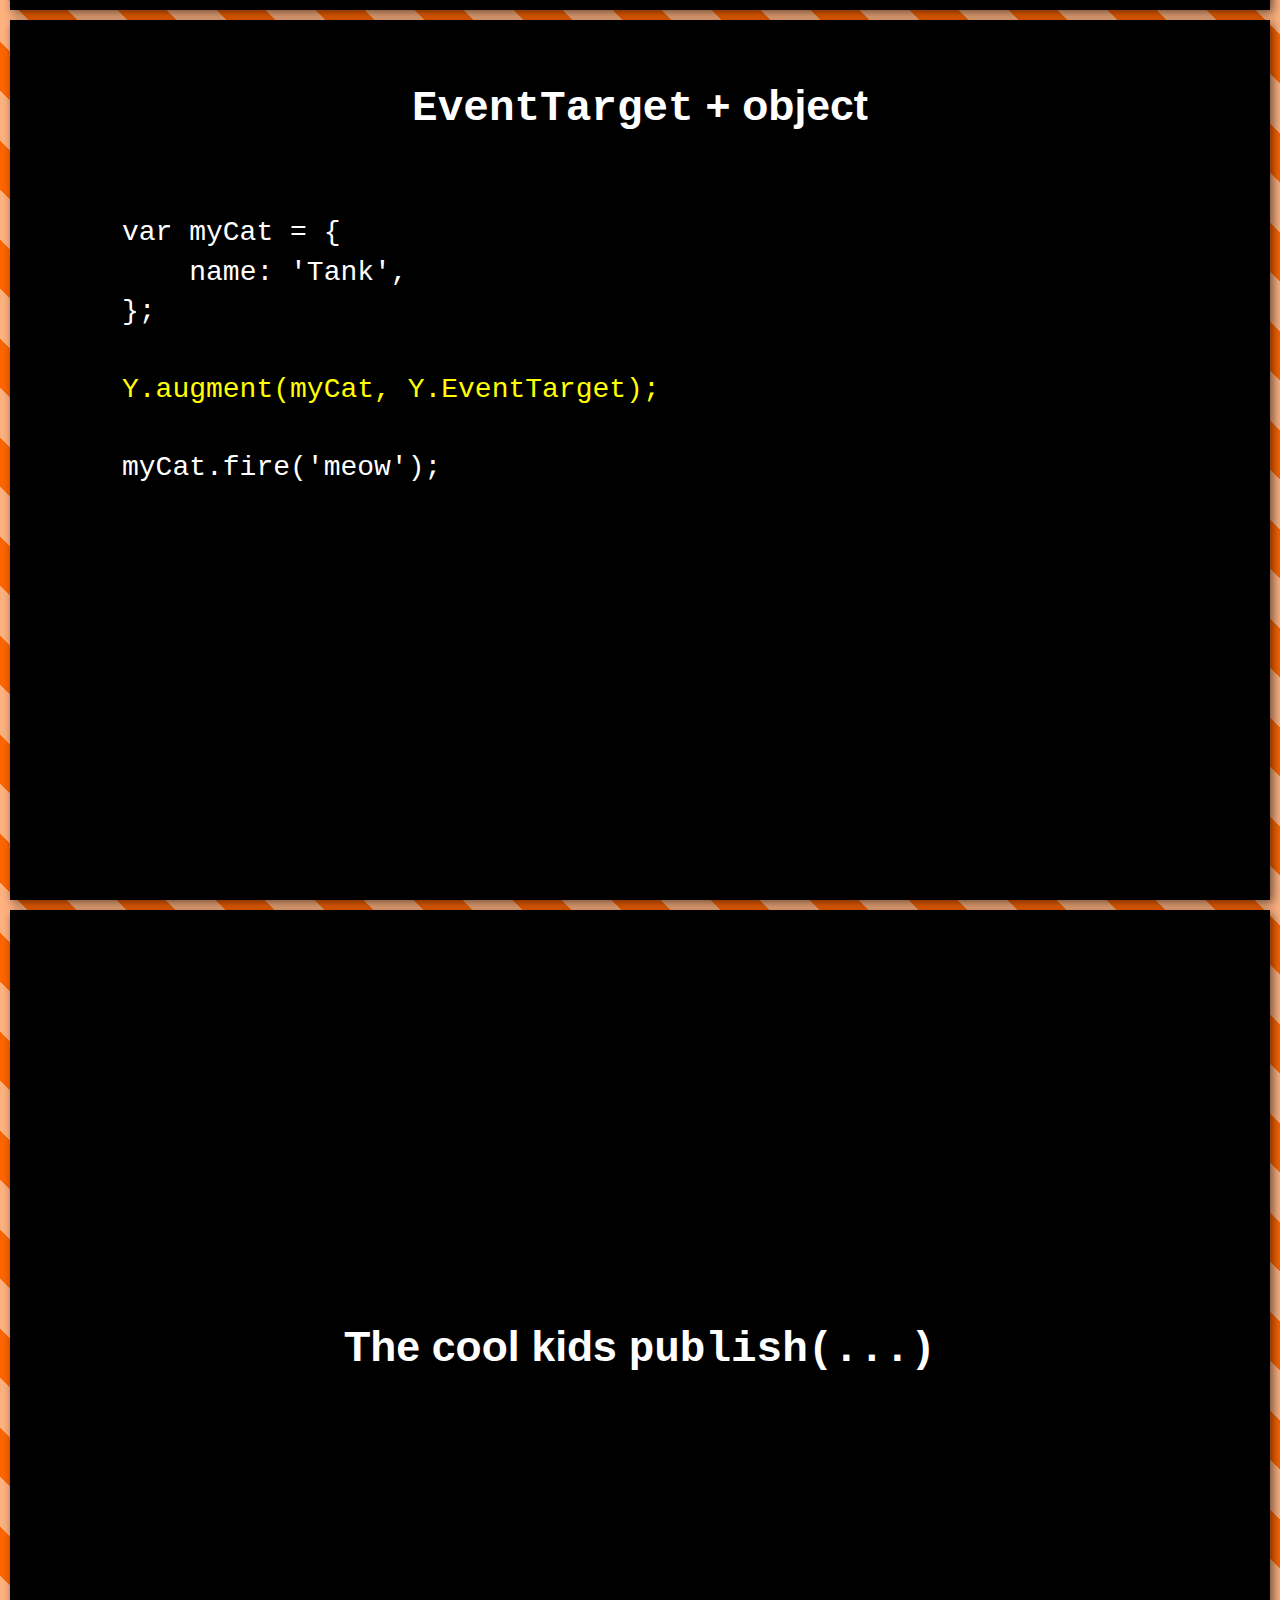
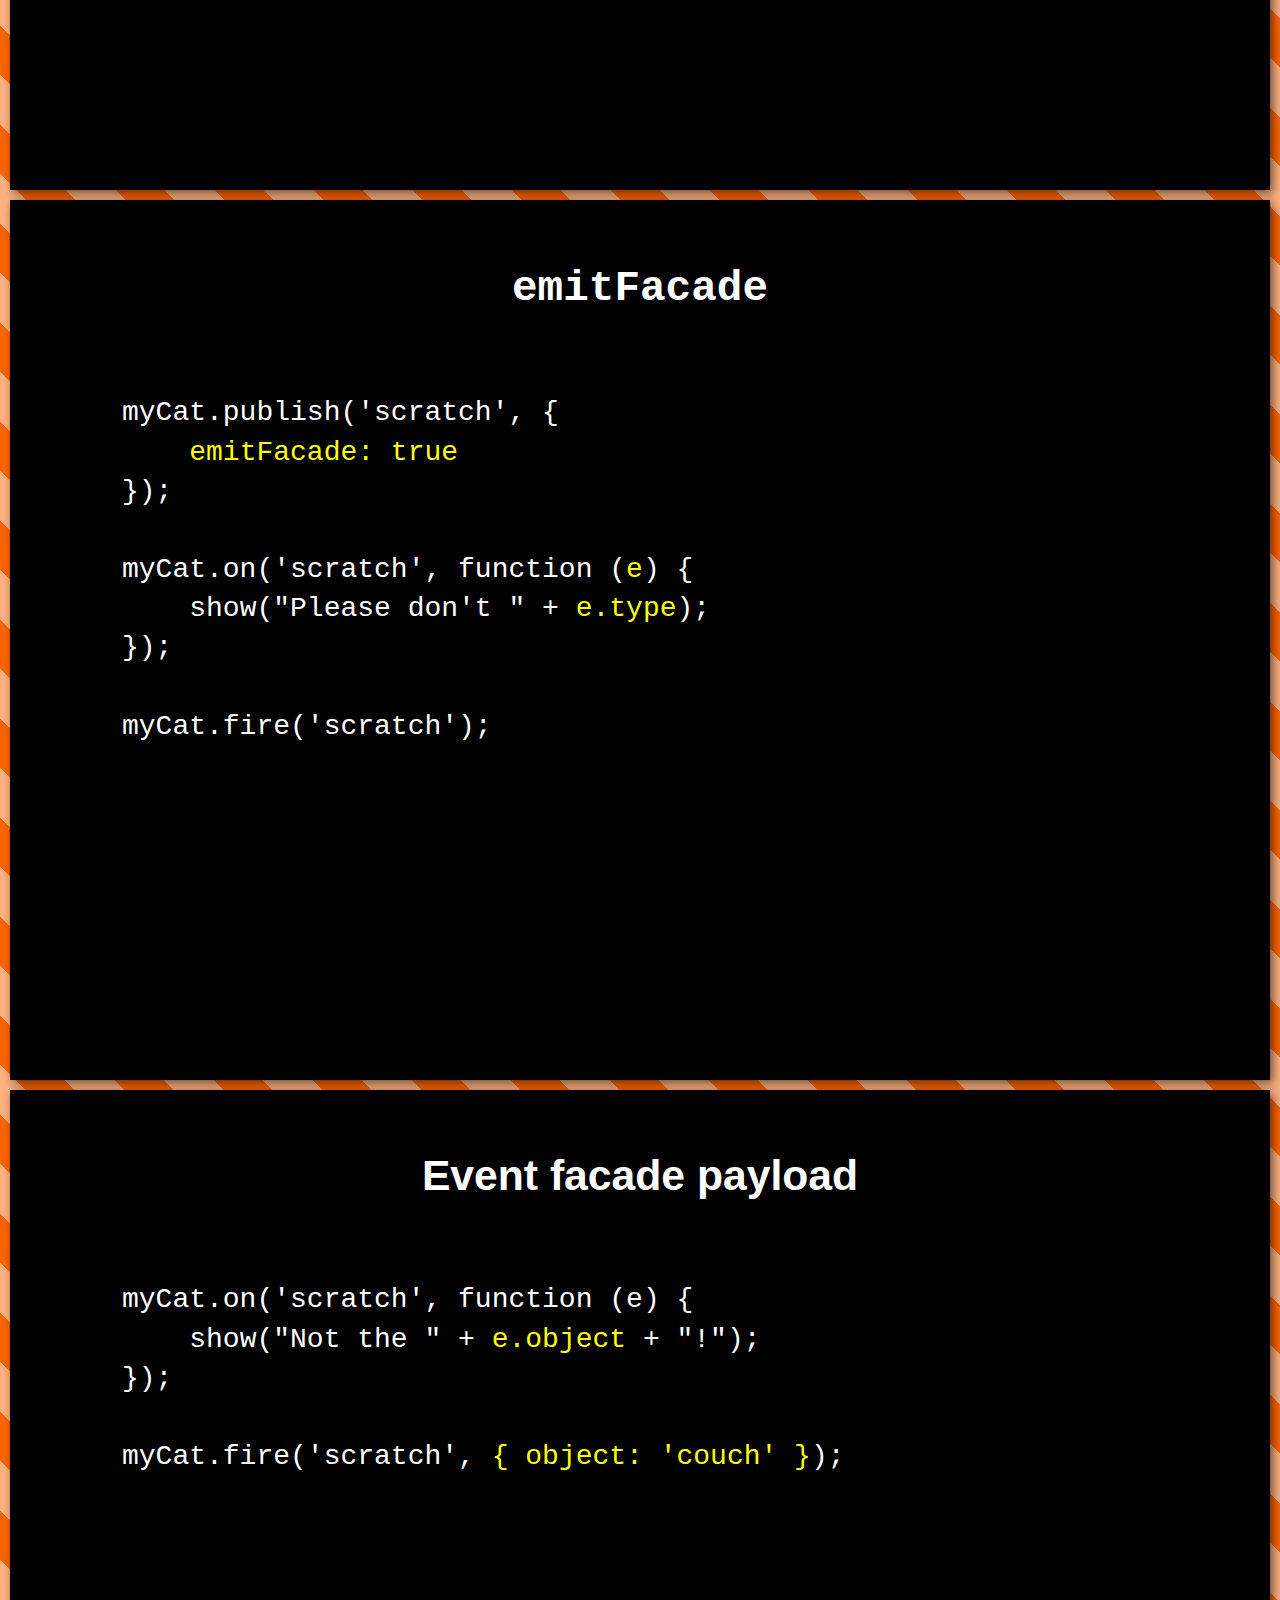
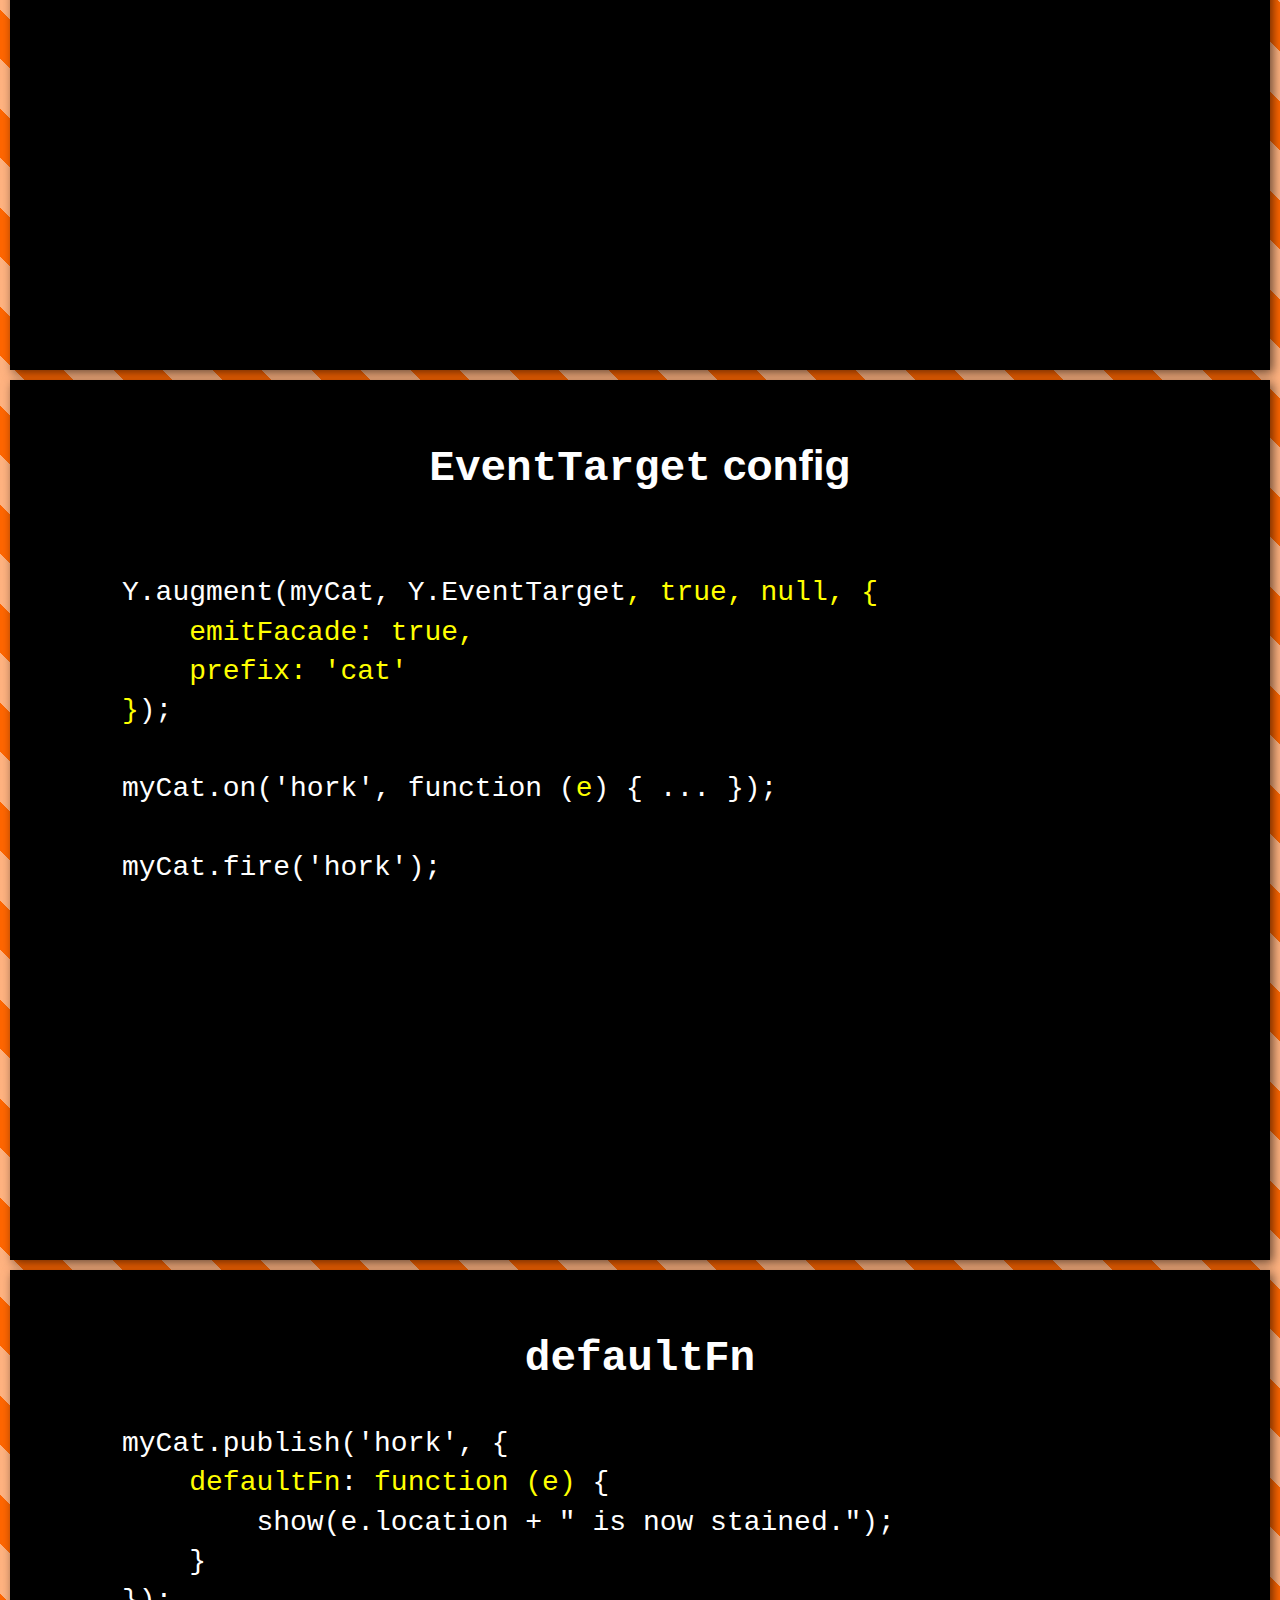
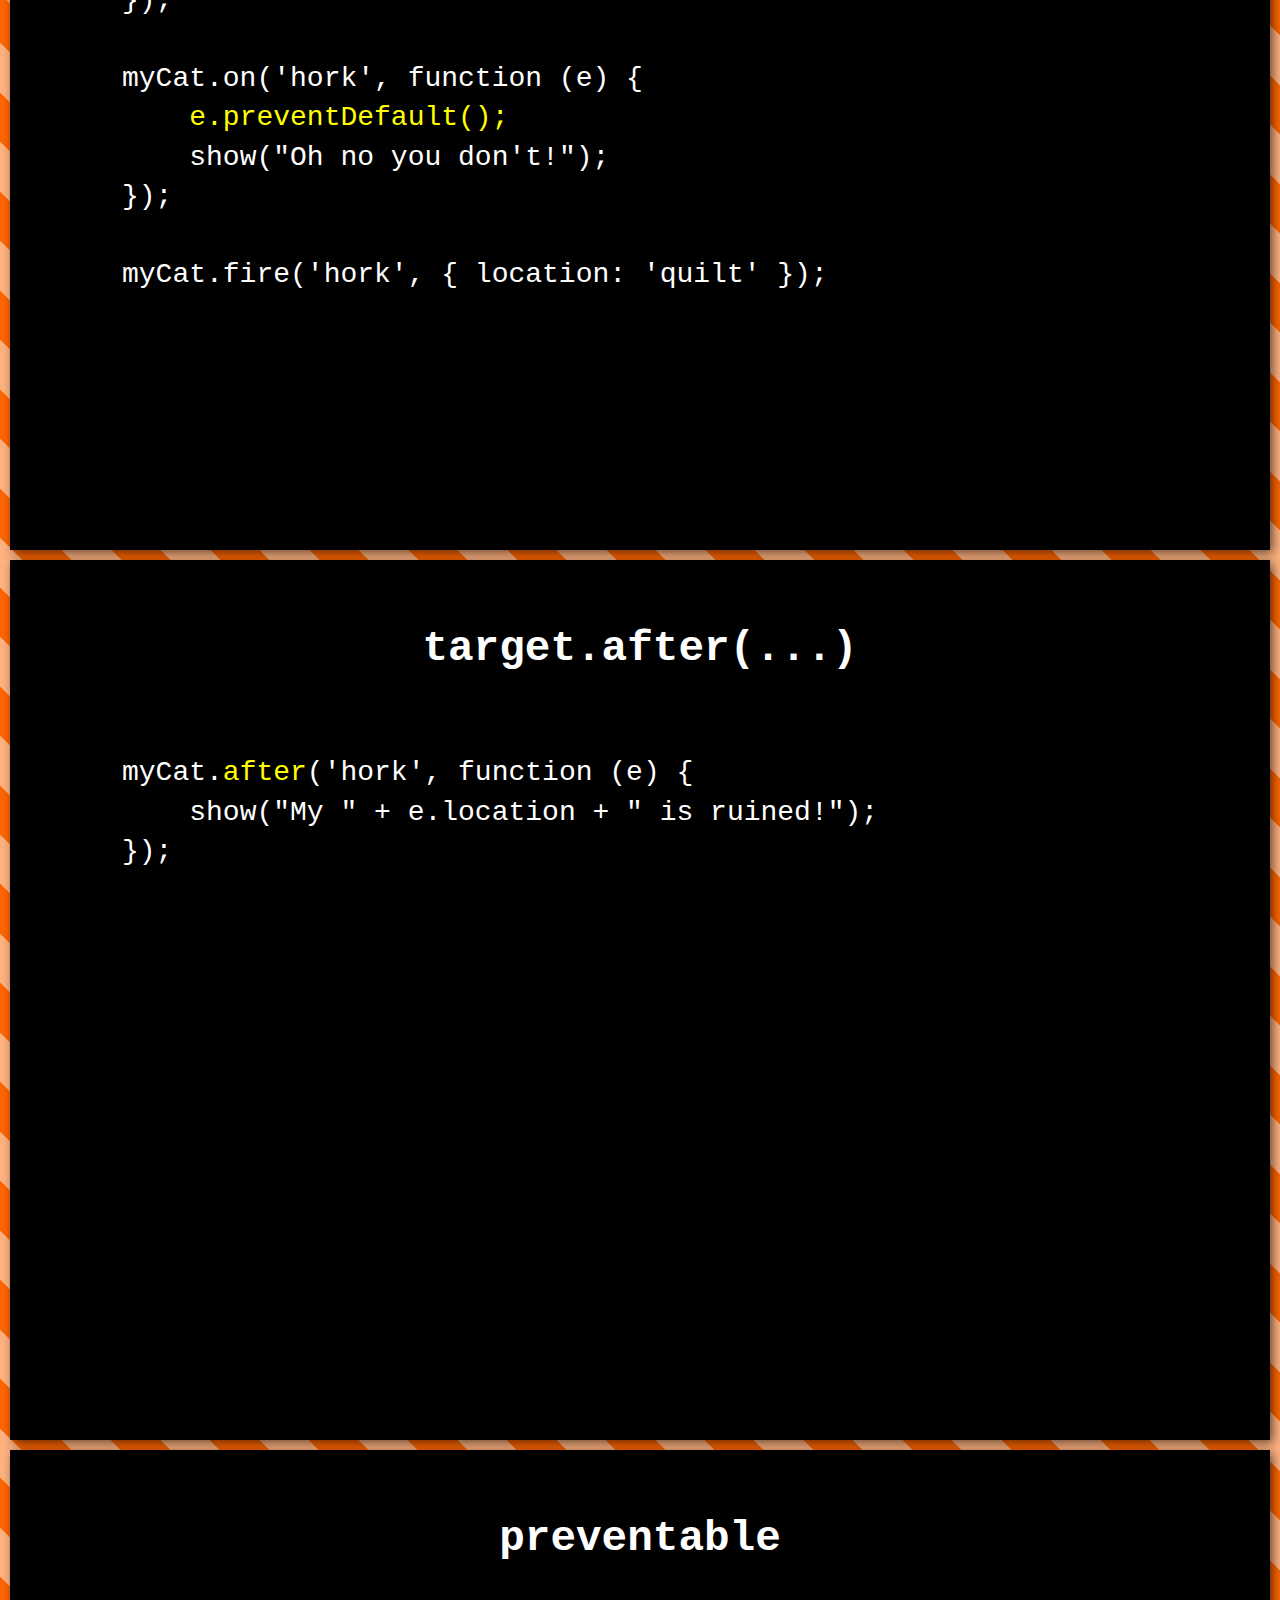
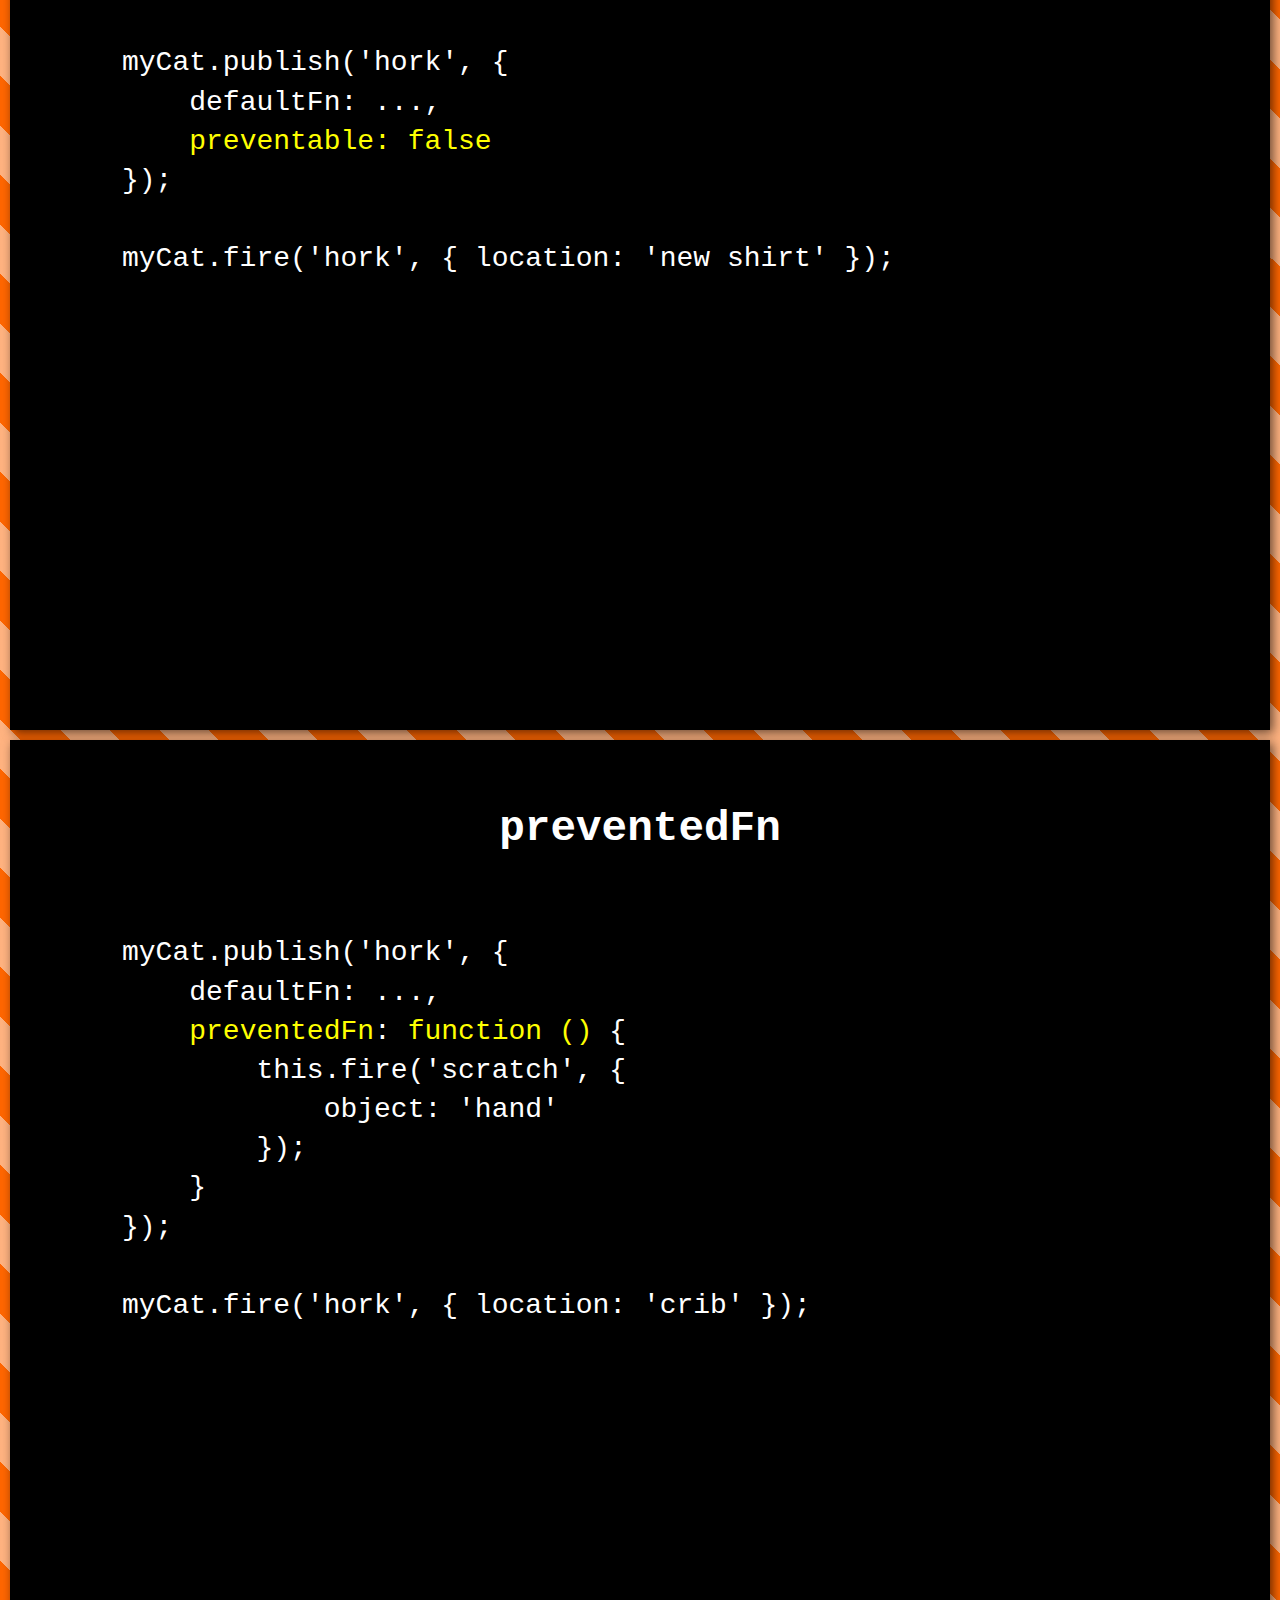
<file: yui3-custom-events/presentation.html>
<!doctype html>
<html>
<head>
    <meta charset="utf8">
    <title>Test Page</title>
    <link type="text/css" rel="stylesheet" href="assets/events_preso.css">
</head>
<body class="yui3-skin-sam">
<div class="yui3-slideshow">
<ul id="preso" class="yui3-slideshow-content">

    <li id="start" class="yui3-slide">
    <div>
        <h1>More than you want to know about <em>YUI 3 Custom Events</em></h1>
        <p>Luke Smith</p>
        <p>@ls_n</p>
    </div>
    </li>

    <li id="dom1" class="yui3-slide">
    <div>
        <h2>(Click)</h2>

        <pre><code>
slideNode.on('click', function () {
    slideshow.next();
});
        </code></pre>
    </div>
    </li>

    <li id="dom3" class="yui3-slide">
    <div>
        <h2><code>target.on(<em>object</em>)</code></h2>

        <pre><code>
Y.on(<em>{</em>
    click: next,

    keydown: function (e) {
        if (e.keyCode === 37) {
            previous();
        } else if (e.keyCode === 39) {
            next();
        }
    }
<em>}</em>);
        </code></pre>
    </div>
    </li>

    <li id="synth1" class="yui3-slide">
    <div>
        <h2><code>target.on(<em>array</em>, ...)</code></h2>
        <p>(synthetic events via gallery-event-nav-keys)</p>

        <pre><code>
Y.one('win').on(<em>['click', 'right']</em>, next);
        </code></pre>
    </div>
    </li>

    <li id="dom_bridge" class="yui3-slide">
    <div>
        <h2>Wait, this is about Custom Events.</h2>
        <p class="c"><img src="assets/dom_ce_bridge.png"></p>
    </div>
    </li>

    <li id="custom_intro" class="yui3-slide">
    <div>
        <h2 class="solo">Custom events for realz!</h2>
    </div>
    </li>

    <li id="notifications" class="yui3-slide">
    <div>
        <h2>Notifications (simple)</h2>

        <pre><code>
Y.<em>on</em>('hello', callback);

// No publishing required
Y.<em>fire</em>('hello');
        </code></pre>

    </div>
    </li>

    <li id="payload1" class="yui3-slide">
    <div>
        <h2>Notification data</h2>

        <pre><code>
Y.on('hello', function (<em>message</em>) {
    show("Hello?\n" + message);
});

Y.fire('hello', <em>"Is it me you're looking for?"</em>);
        </code></pre>

    </div>
    </li>

    <li id="target1" class="yui3-slide">
    <div>
        <h2><code>EventTarget</code> + class</h2>

        <pre><code>
function Band(name) { ... }

<em>Y.augment(Band, Y.EventTarget);</em>

var mrT = new Band("Mr. T's bluegrass band");

mrT.on('foo', function () { ... });

mrT.fire('foo');
        </code></pre>
    </div>
    </li>

    <li id="target2" class="yui3-slide">
    <div>
        <h2><code>EventTarget</code> + object</h2>

        <pre><code>
var myCat = {
    name: 'Tank',
};

<em>Y.augment(myCat, Y.EventTarget);</em>

myCat.fire('meow');
        </code></pre>
    </div>
    </li>

    <li id="publish_intro" class="yui3-slide">
    <div>
        <h2 class="solo">The cool kids <code>publish(...)</code></h2>
    </div>
    </li>

    <li id="facade1" class="yui3-slide">
    <div>
        <h2><code>emitFacade</code></h2>

        <pre><code>
myCat.publish('scratch', {
    <em>emitFacade: true</em>
});

myCat.on('scratch', function (<em>e</em>) {
    show("Please don't " + <em>e.type</em>);
});

myCat.fire('scratch');
        </code></pre>
    </div>
    </li>

    <li id="payload2" class="yui3-slide">
    <div>
        <h2>Event facade payload</h2>

        <pre><code>
myCat.on('scratch', function (e) {
    show("Not the " + <em>e.object</em> + "!");
});

myCat.fire('scratch', <em>{ object: 'couch' }</em>);
        </code></pre>
    </div>
    </li>

    <li id="target2" class="yui3-slide">
    <div>
        <h2><code>EventTarget</code> config</h2>

        <pre><code>
Y.augment(myCat, Y.EventTarget<em>, true, null, {
    emitFacade: true,
    prefix: 'cat'
}</em>);

myCat.on('hork', function (<em>e</em>) { ... });

myCat.fire('hork');
        </code></pre>
    </div>
    </li>

    <li id="defaultFn" class="yui3-slide">
    <div>
        <h2><code>defaultFn</code></h2>

        <pre><code>myCat.publish('hork', {
    <em>defaultFn</em>: <em>function (e)</em> {
        show(e.location + " is now stained.");
    }
});

myCat.on('hork', function (e) {
    <em>e.preventDefault();</em>
    show("Oh no you don't!");
});

myCat.fire('hork', { location: 'quilt' });
        </code></pre>
    </div>
    </li>

    <li id="after" class="yui3-slide">
    <div>
        <h2><code>target.after(...)</code></h2>

        <pre><code>
myCat.<em>after</em>('hork', function (e) {
    show("My " + e.location + " is ruined!");
});
        </code></pre>
    </div>
    </li>

    <li id="preventable" class="yui3-slide">
    <div>
        <h2><code>preventable</code></h2>

        <pre><code>
myCat.publish('hork', {
    defaultFn: ...,
    <em>preventable: false</em>
});

myCat.fire('hork', { location: 'new shirt' });
        </code></pre>
    </div>
    </li>

    <li id="preventedFn" class="yui3-slide">
    <div>
        <h2><code>preventedFn</code></h2>

        <pre><code>
myCat.publish('hork', {
    defaultFn: ...,
    <em>preventedFn</em>: <em>function ()</em> {
        this.fire('scratch', {
            object: 'hand'
        });
    }
});

myCat.fire('hork', { location: 'crib' });
        </code></pre>
    </div>
    </li>

    <li id="fireOnce" class="yui3-slide">
    <div>
        <h2><code>fireOnce</code></h2>

        <pre><code>
softcell.publish("hit", {
    <em>fireOnce: true</em>
});

softcell.on("hit", profit);

// YES
softcell.fire("hit", { song: "Tainted Love" });
// NO
softcell.fire("hit", { song: "Bedsitter" });
        </code></pre>
    </div>
    </li>

    <li id="broadcast1" class="yui3-slide">
    <div>
        <h2><code>broadcast: 1</code></h2>

        <pre><code>
Y.augment(Band, Y.EventTarget, true, null {
    emitFacade: true,
    <em>prefix: 'band'</em>
});

var rebecca = new Band("Rebecca Black");
rebecca.publish("song", {
    <em>broadcast: 1</em>
});

<em>Y.on</em>('<em>band:song</em>', launchMeme);
        </code></pre>
    </div>
    </li>

    <li id="broadcast2" class="yui3-slide">
    <div>
        <h2><code>broadcast: 2</code></h2>

        <pre><code>
beatles.publish('song', {
    <em>broadcast: 2</em>
});

<em>Y.Global.on</em>('<em>band:song</em>', buyAlbum);

<em>YUI()</em>.use('node', function (Y2) {
    <em>Y2.Global.on</em>('band:song', changeChannel);
});

beatles.fire("song", { name: "Revolution" });
        </code></pre>
    </div>
    </li>

    <li id="bubbles" class="yui3-slide">
    <div>
        <h2><code>bubbles</code></h2>

        <pre><code>milliVanilli.publish("song", {
    <em>bubbles: true,</em>
    defaultFn: ...
});

milliVanilli.<em>addTarget</em>(agent);

milliVanilli.scandal = true;

<em>agent.on</em>('band:song', function (e) {
    <em>e.preventDefault();</em>
});
        </code></pre>
    </div>
    </li>

    <li id="stopProp" class="yui3-slide">
    <div>
        <h2><code>e.stopPropagation()</code></h2>

        <pre><code>
milliVanilli.on("song", function (e) {
    <em>e.stopPropagation();</em>
});
        </code></pre>
    </div>
    </li>

    <li id="stoppedFn" class="yui3-slide">
    <div>
        <h2><code>stoppedFn</code></h2>

        <pre><code>
milliVanilli.publish("song", {
    ...
    <em>stoppedFn</em>: <em>function ()</em> { ... }
});
        </code></pre>
    </div>
    </li>

    <li id="async" class="yui3-slide">
    <div>
        <h2><code>async</code></h2>

        <pre><code>
metallica.publish('concertstart', {
    fireOnce: true,
    <em>async: true</em>
});

metallica.on('concertstart', function () {
    show("\m/");
});

myApp.fire('concertstart');

show("Are you ready to Rock?!");
        </code></pre>
    </div>
    </li>

    <li id="blank" class="yui3-slide">
    <div>
        <p class="solo"><strong>Time!</strong></p>
    </div>
    </li>

    <li id="done" class="yui3-slide">
    <div>
        <h2>Homework</h2>

        <ul>
            <li><code>silent</code></li>
            <li><code>queuable</code></li>
            <li><code>defaultTargetOnly</code></li>
            <li><code>context</code></li>
            <li><code>contextFn</code></li>
            <li><code>signature</code></li>
            <li><code>monitored</code></li>
            <li>AOP/duck punching via on(...), before(...), and after(...)</li>
            <li>more...</li>
        </ul>
    </div>
    </li>

    <li id="end" class="yui3-slide">
    <div>
        <pre><code>
slideshow.fire('end', {
    message: '<em>Thank you</em>',
    contact: {
        name   : 'Luke Smith',
        twitter: '@ls_n'
    },
    source: '<a href="https://github.com/lsmith/yui3-custom-events-lightning-talk">GitHub repo</a>'
});
        </code></pre>
    </li>
</ul>
</div>
<script>
(function (d) {
    var heightRule, vCenterRule;

    // Create a stylesheet and cache two rules to update during window resize
    (function (style) {
        var css = '.yui3-slide { min-height: 700px; } ' +
                  '.solo { line-height: 2; margin: 0; }',
            sheet, rules;

        style.type = 'text/css';
        if (style.styleSheet) {
            style.styleSheet.cssText = css;
        } else {
            style.appendChild(d.createTextNode(css));
        }

        d.getElementsByTagName('head')[0].appendChild(style);

        sheet = style.sheet || style.styleSheet;
        rules = sheet.cssRules || sheet.rules;
        heightRule  = rules[0];
        vCenterRule = rules[1];
    })(d.createElement('style'));

    function setSlideHeight() {
        var height = (d.defaultView || d.parentWindow).innerHeight - 20;
            offset = d.getElementsByTagName('h2')[0].offsetHeight * 2;

        heightRule.style.minHeight = height + 'px';
        vCenterRule.style.lineHeight = (height - offset) + 'px';
    }

    setSlideHeight();

    window.onresize = window.onorientationchange = setSlideHeight;

})(document);
</script>
</body>
</html>
</file>
<file: resume/css/screen.css>
/* General styles */
:root {
    --strong-accent: #294149;
    --light-accent: #a5c7d2;
    --body: #fff;
    --text: #e3eef2;
    --shadow: rgba(0,0,0,.25);

    background: var(--body);
    margin: 0;
}

body {
    font-family: palatino, sans-serif;
    font-size: 14px;
    line-height: 2;
    max-width: 960px;
    margin: 0 auto;
}

section {
    border-bottom: 1px solid var(--shadow);
    overflow: hidden;
    padding: 24px;
}

h1 {
    font-size: 32px;
    font-weight: 100;
    margin: 0;
    line-height: 1.1;
    letter-spacing: 1px;
}

h2 {
    font-weight: 100;
    text-transform: uppercase;
    font-size: 16px;
    margin: 0;
    color: var(--strong-accent);
    line-height: 2;
    letter-spacing: 2px;
}

h3 {
    margin: 0;
    font-weight: 100;
    font-size: 14px;
}

h4 {
    text-transform: capitalize;
    font-weight: 600;
    display: inline;
    margin: 0 6px 0 0;
}

h4::after {
    content: ': ';
}

.duration {
    margin: 0;
}

summary {
    font-size: 14px;
    font-weight: 600;
}
summary::-webkit-details-marker {
    margin-right: 6px;
}

ol {
    list-style: none;
    margin: 0;
    padding: 0;
}

ul {
    padding-left: 24px;
    list-style: disc;
    margin: 12px 0 24px;
}

address {
    font-style: normal;
}

a {
    color: var(--strong-accent);
}

.inline {
    display: inline;
    list-style: none;
    padding-left: 0;
}

.inline::after {
    content: '';
    display: block;
    margin-bottom: 12px;
}

.inline > li {
    display: inline;
}

.inline > li:not(:last-of-type)::after {
    content: ',';
}

/** Header styles **/
header {
    display: grid;
    grid-template-columns: 48px 48px 48px auto;
    grid-template-areas:
        "title title title title"
        "address address address address"
        "github twitter phone email";
    align-items: end;
}
header h1       { grid-area: title; }
header address  { grid-area: address; }
header .github  { grid-area: github; }
header .twitter { grid-area: twitter; }
header .tel     { grid-area: phone; }
header .email   { grid-area: email; }

header {
    background-color: var(--strong-accent);
    padding: 24px;
    color: var(--text);
}

header svg {
    fill: currentColor;
    height: 18px;
    width: 18px;
    border: 3px solid transparent;
    vertical-align: bottom;
}
header a {
    color: var(--text);
}
header a:hover {
    color: var(--light-accent);
}
header a:hover svg {
    fill: var(--light-accent);
}

header address {
    margin: 0;
    font-size: 12px;
}

/** Experience styles **/
#experience ol > li {
    display: grid;
    grid-template-columns: auto min-content;
    grid-template-areas:
        "company duration"
        "address address"
        "details details";
    align-items: center;
}
#experience ol > li h3 { grid-area: company; }
#experience ol > li address { grid-area: address; }
#experience ol > li .duration { grid-area: duration; justify-self: end; }
#experience ol > li details { grid-area: details; }

#experience h3 a {
    display: block;
    font-size: 18px;
    font-weight: 600;
    margin-right: 12px;
}
#experience address {
    font-size: 11px;
    white-space: nowrap;
}

#experience .duration {
    text-transform: uppercase;
    font-size: 12px;
    margin-left: 24px;
    white-space: nowrap;
}

#experience ol > li {
    margin-top: 12px;
}

#experience ul:not(.inline) li + li {
    margin-top: 12px;
}

@media screen and (min-width: 600px) {
    header {
        grid-template-columns: auto min-content 48px 48px;
        grid-template-areas:
            "title        github twitter phone"
            "address      email email email"
            ".            email email email";
    }

    header svg {
        vertical-align: top;
    }

    header .github,
    header .twitter,
    header .tel {
        justify-self: end;
    }

    .email {
        display: flex;
        align-items: center;
        text-decoration: none;
        padding: 6px 12px;
        margin-top: 6px;
        text-align: center;
        background-color: var(--text);
        white-space: nowrap;
        color: var(--strong-accent);
    }
    .email:hover {
        background-color: var(--light-accent);
        color: var(--strong-accent);
    }
    .email:hover svg {
        fill: var(--strong-accent);
    }
    .email::after {
        content: attr(aria-label);
        margin-left: 6px;
    }

    #experience ol > li {
        grid-template-columns: min-content auto min-content;
        grid-template-areas:
            "company address duration"
            "details details details";
        margin-top: 6px;
    }

    h3 {
        white-space: nowrap;
    }
}

@media screen and (min-width: 720px) {
    header {
        grid-template-columns: 48px auto min-content 48px 48px;
        grid-template-areas:
            ". title        github twitter phone"
            ". address      email email email"
            ". .            email email email";
    }

    section {
        padding-left: 0;
    }

    #experience {
        display: flex;
    }
    #brief, #interests {
        display: grid;
        grid-template-columns: 72px auto;
        grid-template-areas:
            "sidebar content1"
            "sidebar content2";
    }
    #brief p:nth-of-type(1),
    #interests p:nth-of-type(1) {
      grid-area: content1;
    }
    #brief p:nth-of-type(2),
    #interests p:nth-of-type(2) {
      grid-area: content2;
    }
    #brief p,
    #interests p {
        margin-bottom: 0;
    }

    #experience ol {
        flex-grow: 1;
    }

    h2 {
        grid-area: sidebar; /* for interests section */
        flex-basis: 72px; /* for brief and experience sections */

        line-height: 72px;
        writing-mode: vertical-lr;
        writing-mode: tb; /* deprecated, but wider support */
        
        margin-top: 18px;
        justify-self: center;
    }
}
</file>
<file: resume/css/print.css>
/** General styles **/
:root {
    --shadow: rgba(0,0,0,.25);

    margin: 0;
}

body {
    font-family: palatino, sans-serif;
    font-size: 10px;
    line-height: 1.8;
    margin: 0 auto;
    max-width: 7.5in;
}

section {
    border-bottom: 1px solid var(--shadow);
    overflow: hidden;
    padding: 24px 24px 24px 0;
}

h1 {
    font-size: 24px;
    font-weight: 100;
    letter-spacing: 1px;
    line-height: 1.1;
    margin: 0;
}

h2 {
    flex-basis: 72px; /* for experience section */
    font-size: 14px;
    font-weight: 100;
    justify-self: center;
    letter-spacing: 2px;
    line-height: 2;
    line-height: 72px;
    margin: 12px 0 0;
    text-transform: uppercase;
    writing-mode: tb; /* deprecated, but wider support */
    writing-mode: vertical-lr;
}

h3 {
    font-size: 14px;
    font-weight: 100;
    margin: 0;
    white-space: nowrap;
}

h4 {
    display: inline;
    font-weight: 600;
    margin: 0 6px 0 0;
    text-transform: capitalize;
}

h4::after {
    content: ': ';
}

summary {
    font-size: 12px;
    font-weight: 600;
    list-style: none;
}
summary::-webkit-details-marker {
    display: none;
}

ol {
    list-style: none;
    margin: 0;
    padding: 0;
}

ul {
    list-style: disc;
    margin: 12px 0 24px;
    padding-left: 24px;
}

address {
    font-style: normal;
}

a {
    color: #000;
    text-decoration: none;
}

.inline {
    display: inline;
    list-style: none;
    padding-left: 0;
}

.inline::after {
    content: '';
    display: block;
    margin-bottom: 12px;
}

.inline > li {
    display: inline;
}

.inline > li:not(:last-of-type)::after {
    content: ',';
}


/** Grids **/
#experience ol > li {
    align-items: baseline;
    display: grid;
    grid-template-columns: min-content auto min-content;
    grid-template-areas:
        "company address duration"
        "details details details";
}
#experience ol > li h3 { grid-area: company; }
#experience ol > li address { grid-area: address; }
#experience ol > li .duration { grid-area: duration; justify-self: end; }
#experience ol > li details { grid-area: details; }

/** Header styles **/
header {
    border-bottom: 1px solid var(--shadow);
    display: flex;
    flex-wrap: wrap;
    justify-content: space-between;
    padding: 24px 0 12px;
}

header h1,
header address {
    order: 1;
    width: 100%;
}
header .email   { order: 2; }
header .tel     { order: 3; }

header address {
    margin: 0;
    font-size: 12px;
}

header a {
    font-family: sans-serif;
    font-size: 11px;
    line-height: 48px;
    order: 4;
    position: relative;
    text-decoration: none;
}
header a::after {
    content: attr(href);
    padding-left: 24px;
}

header svg {
    border: 3px solid transparent;
    fill: rgba(0,0,0,0.05);
    height: 48px;
    left: -6px;
    position: absolute;
    top: -3px;
    vertical-align: top;
    width: 48px;
}

header .github,
header .twitter,
header .tel {
    justify-self: end;
}

/** Brief & Interests styles **/
#brief,
#interests {
    display: grid;
    grid-template-columns: 72px auto;
    grid-template-areas:
        "sidebar content1"
        "sidebar content2";
}

#brief h2,
#interests h2 { grid-area: sidebar; }

#brief p:nth-of-type(1),
#interests p:nth-of-type(1) { grid-area: content1; }

#brief p:nth-of-type(2),
#interests p:nth-of-type(2) { grid-area: content2; }

#brief p,
#interests p {
    margin-bottom: 0;
}

/** Experience styles **/
#experience {
    display: flex;
}

#experience a::after {
    content: ' <' attr(href) '>';
    font-family: sans-serif;
    font-weight: 400;
}

#experience h3 a {
    display: block;
    font-weight: 600;
    margin-right: 12px;
}
#experience h3 a::after {
    font-size: 12px;
}

#experience ol {
    flex-grow: 1;
}

#experience address {
    font-size: 11px;
    white-space: nowrap;
}

#experience .duration {
    font-size: 12px;
    margin-left: 0 0 0 24px;
    text-transform: uppercase;
    white-space: nowrap;
}

#experience ol > li + li {
    margin-top: 12px;
}

#experience ol > li:nth-of-type(3) {
    page-break-before: always;
}
</file>
<file: yui3-custom-events/assets/events_preso.css>
body {
  background-color: #f60;
  background-image: -webkit-repeating-linear-gradient(45deg, transparent, transparent 35px, rgba(255, 255, 255, 0.5) 35px, rgba(255, 255, 255, 0.5) 70px);
  background-image: -moz-repeating-linear-gradient(45deg, transparent, transparent 35px, rgba(255, 255, 255, 0.5) 35px, rgba(255, 255, 255, 0.5) 70px);
  background-image: -o-repeating-linear-gradient(45deg, transparent, transparent 35px, rgba(255, 255, 255, 0.5) 35px, rgba(255, 255, 255, 0.5) 70px);
  background-image: -ie-repeating-linear-gradient(45deg, transparent, transparent 35px, rgba(255, 255, 255, 0.5) 35px, rgba(255, 255, 255, 0.5) 70px);
  background-image: repeating-linear-gradient(45deg, transparent, transparent 35px, rgba(255, 255, 255, 0.5) 35px, rgba(255, 255, 255, 0.5) 70px);
}
body, .yui3-slideshow-content {
  margin: 0;
  padding: 0;
}
.yui3-slideshow {
  position: relative;
}
.yui3-slide {
  background: #000;
  box-shadow: 3px 3px 10px rgba(0, 0, 0, 0.6);
  color: #fff;
  font: normal 21pt/1.4 arial, helvetica, clean, sans-serif;
  margin: 0 10px;
  padding: 0;
}
.yui3-slide div {
  padding: 2em 4em;
  margin: 10px 0 20px;
  position: relative;
}
.yui3-slide h1 {
  font-size: 36pt;
  margin-top: 0;
}
.yui3-slide strong {
  color: yellow;
  display: block;
  font-size: 48pt;
  text-align: center;
}
.yui3-slide h2 {
  font-size: 32pt;
  margin-top: 0;
  text-align: center;
}
.yui3-slide pre {
  white-space: pre-wrap;
}
.yui3-slide em {
  font-style: normal;
  color: yellow;
}
.yui3-slide img {
  padding: 20px;
  background: #fff;
}
.yui3-slide .c {
  text-align: center;
}
</file>
